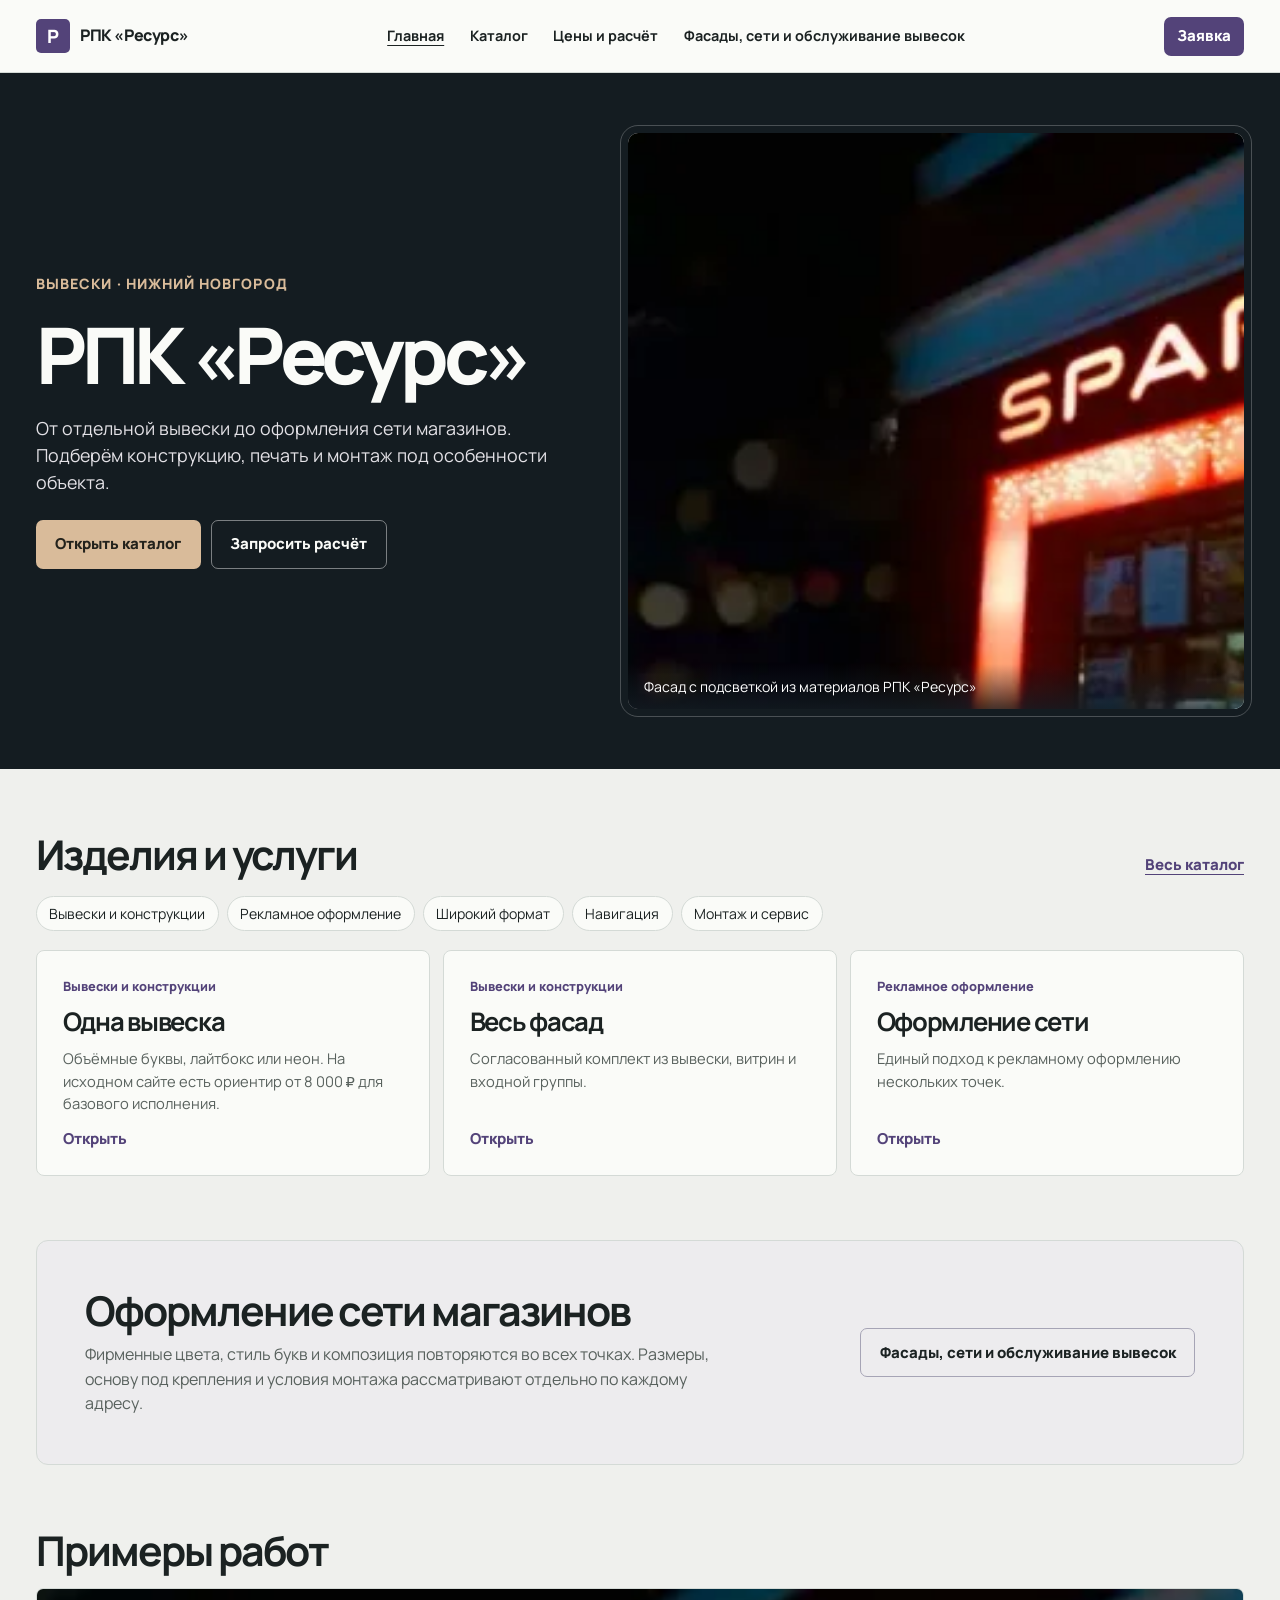
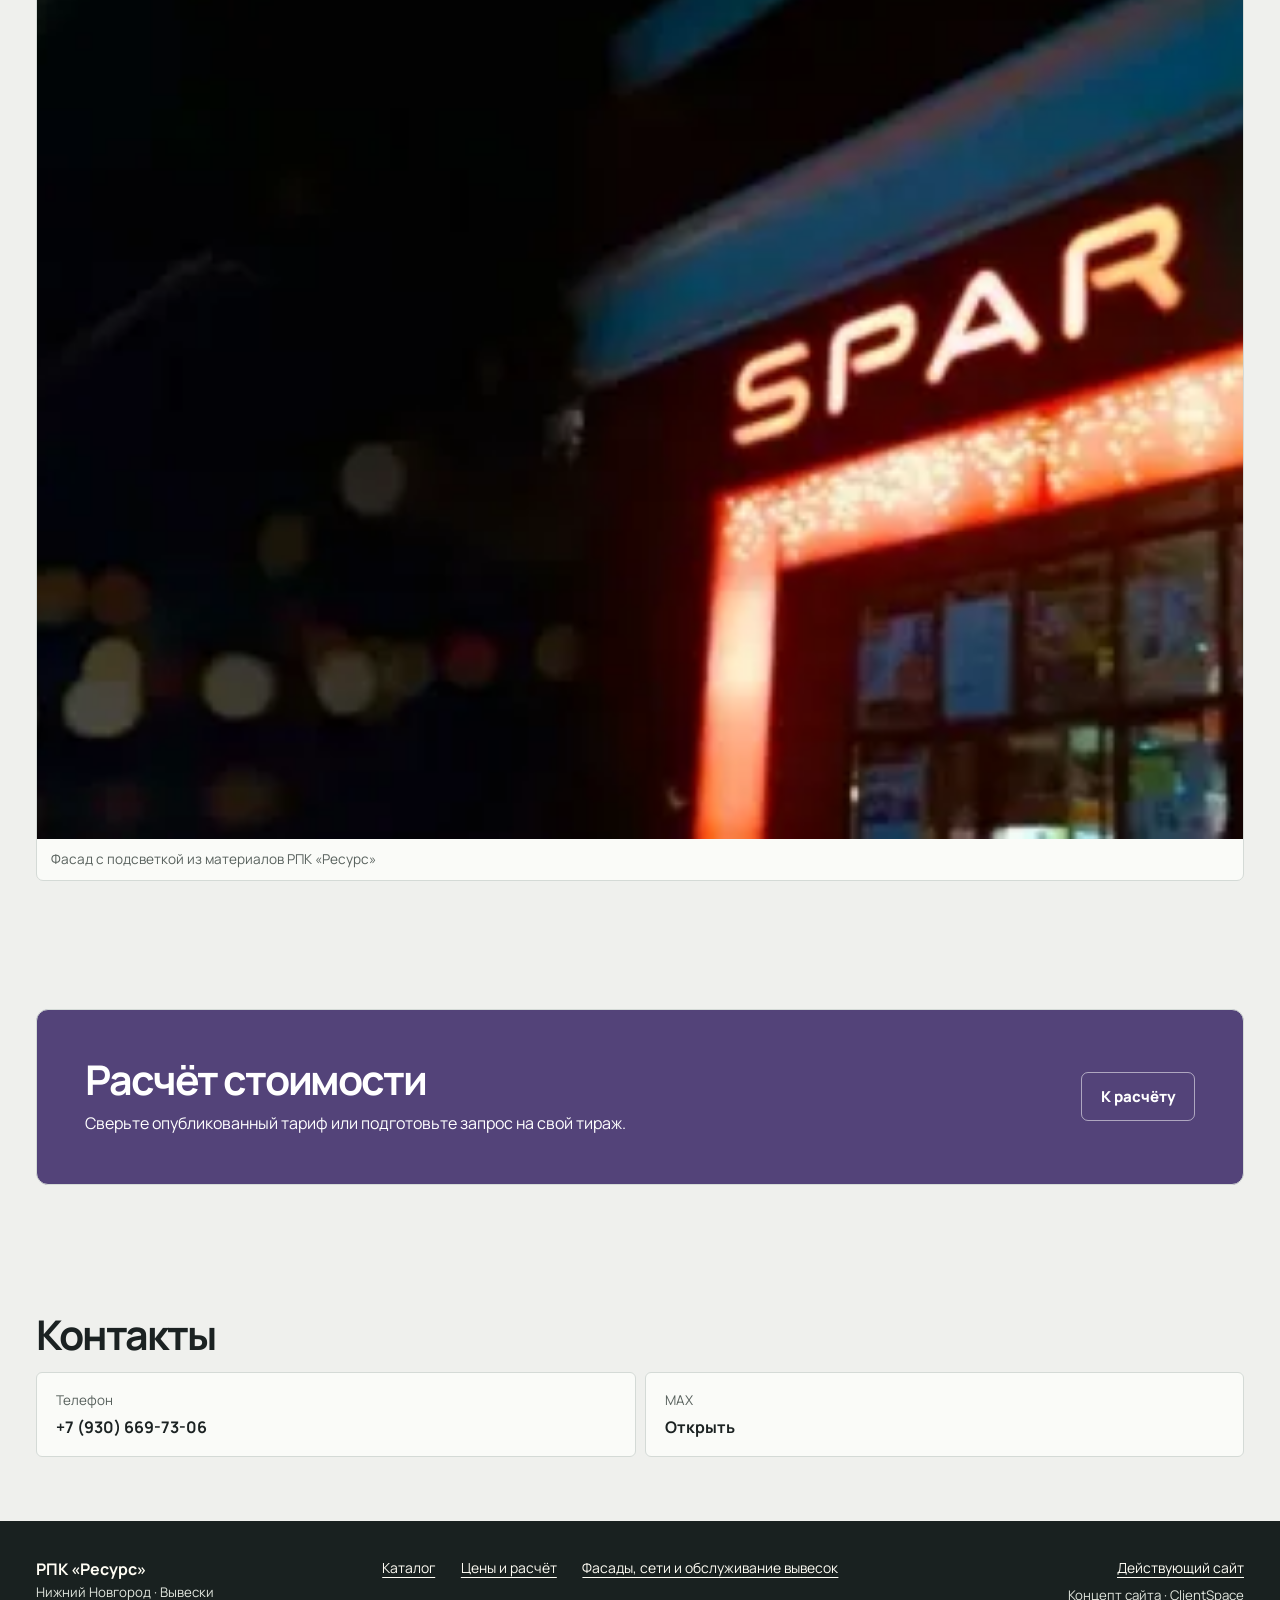
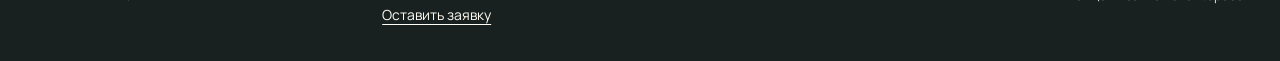
<file: index.html>
<!doctype html>
<html lang="ru" data-layout="sign">
<head>
<meta charset="utf-8">
<meta name="viewport" content="width=device-width, initial-scale=1">
<meta name="robots" content="noindex, nofollow">
<meta name="theme-color" content="#534379">
<meta name="print-demo-id" content="rpk-resurs">
<title>РПК «Ресурс» — Вывески</title>
<link rel="stylesheet" href="site.css">
<style>:root{--brand:#534379}</style>
<script src="site.js" type="module"></script>
</head>
<body>
<a class="skip" href="#main">К содержанию</a>
<header class="masthead"><div class="shell mast-inner">
<a class="brand" href="index.html"><span aria-hidden="true">Р</span>РПК «Ресурс»</a>
<nav class="main-nav" aria-label="Разделы сайта"><a href="index.html" aria-current="page">Главная</a><a href="catalog.html">Каталог</a><a href="pricing.html">Цены и расчёт</a><a href="guide.html">Фасады, сети и обслуживание вывесок</a></nav>
<a class="button compact nav-cta" href="order.html">Заявка</a>
<details class="mobile-nav"><summary aria-label="Открыть меню"><i></i><i></i></summary><nav aria-label="Разделы сайта"><a href="index.html" aria-current="page">Главная</a><a href="catalog.html">Каталог</a><a href="pricing.html">Цены и расчёт</a><a href="guide.html">Фасады, сети и обслуживание вывесок</a><a href="order.html">Оставить заявку</a></nav></details>
</div></header>
<main id="main"><section class="hero"><div class="shell hero-inner">
<div class="hero-copy"><p class="eyebrow">Вывески · Нижний Новгород</p><h1>РПК «Ресурс»</h1>
<p class="hero-lead">От отдельной вывески до оформления сети магазинов. Подберём конструкцию, печать и монтаж под особенности объекта.</p><div class="actions"><a href="catalog.html" class="button">Открыть каталог</a><a href="order.html" class="button secondary">Запросить расчёт</a></div>
</div><figure class="hero-media"><img src="assets/cc40ee3f6d9748bdbcd478ff.webp" alt="Фасад с подсветкой из материалов РПК «Ресурс»" fetchpriority="high"><figcaption>Фасад с подсветкой из материалов РПК «Ресурс»</figcaption></figure></div></section>
<section class="shell section"><div class="heading-row"><div class="section-title"><h2>Изделия и услуги</h2></div><a href="catalog.html" class="text-action">Весь каталог</a></div>
<div class="scroll-chips"><a href="catalog.html?group=%D0%92%D1%8B%D0%B2%D0%B5%D1%81%D0%BA%D0%B8%20%D0%B8%20%D0%BA%D0%BE%D0%BD%D1%81%D1%82%D1%80%D1%83%D0%BA%D1%86%D0%B8%D0%B8" class="">Вывески и конструкции</a><a href="catalog.html?group=%D0%A0%D0%B5%D0%BA%D0%BB%D0%B0%D0%BC%D0%BD%D0%BE%D0%B5%20%D0%BE%D1%84%D0%BE%D1%80%D0%BC%D0%BB%D0%B5%D0%BD%D0%B8%D0%B5" class="">Рекламное оформление</a><a href="catalog.html?group=%D0%A8%D0%B8%D1%80%D0%BE%D0%BA%D0%B8%D0%B9%20%D1%84%D0%BE%D1%80%D0%BC%D0%B0%D1%82" class="">Широкий формат</a><a href="catalog.html?group=%D0%9D%D0%B0%D0%B2%D0%B8%D0%B3%D0%B0%D1%86%D0%B8%D1%8F" class="">Навигация</a><a href="catalog.html?group=%D0%9C%D0%BE%D0%BD%D1%82%D0%B0%D0%B6%20%D0%B8%20%D1%81%D0%B5%D1%80%D0%B2%D0%B8%D1%81" class="">Монтаж и сервис</a></div><div class="product-grid"><a class="product-card " href="product-p1.html"><span class="product-category">Вывески и конструкции</span><h3>Одна вывеска</h3><p>Объёмные буквы, лайтбокс или неон. На исходном сайте есть ориентир от 8 000 ₽ для базового исполнения.</p><span class="text-action">Открыть</span></a><a class="product-card " href="product-p2.html"><span class="product-category">Вывески и конструкции</span><h3>Весь фасад</h3><p>Согласованный комплект из вывески, витрин и входной группы.</p><span class="text-action">Открыть</span></a><a class="product-card " href="product-p3.html"><span class="product-category">Рекламное оформление</span><h3>Оформление сети</h3><p>Единый подход к рекламному оформлению нескольких точек.</p><span class="text-action">Открыть</span></a></div></section>
<div class="shell"><aside class="lead-note"><div><h2>Оформление сети магазинов</h2><p>Фирменные цвета, стиль букв и композиция повторяются во всех точках. Размеры, основу под крепления и условия монтажа рассматривают отдельно по каждому адресу.</p></div><a href="guide.html" class="button secondary">Фасады, сети и обслуживание вывесок</a></aside></div>
<section class="shell section work"><div class="section-title"><h2>Примеры работ</h2></div><div class="gallery"><figure><img src="assets/cc40ee3f6d9748bdbcd478ff.webp" alt="Фасад с подсветкой из материалов РПК «Ресурс»" loading="lazy"><figcaption>Фасад с подсветкой из материалов РПК «Ресурс»</figcaption></figure></div></section>
<section class="shell section"><div class="price-banner"><div><h2>Расчёт стоимости</h2><p>Сверьте опубликованный тариф или подготовьте запрос на свой тираж.</p></div>
<a href="pricing.html" class="button secondary">К расчёту</a></div></section>
<section id="contacts" class="shell section"><div class="section-title"><h2>Контакты</h2></div><div class="contact-grid"><a class="contact" href="tel:+79306697306"><span>Телефон</span><strong>+7 (930) 669-73-06</strong></a><a class="contact" href="https://max.ru/u/f9LHodD0cOIXX09ZlHb5zbseHpSsLHltkaZJEThVOexO08wnmNgPpFBEkpc"><span>MAX</span><strong>Открыть</strong></a></div></section></main>
<footer class="footer"><div class="shell footer-inner"><div><strong>РПК «Ресурс»</strong><p>Нижний Новгород · Вывески</p></div><nav aria-label="Полезные ссылки"><a href="catalog.html" class="">Каталог</a><a href="pricing.html" class="">Цены и расчёт</a><a href="guide.html" class="">Фасады, сети и обслуживание вывесок</a><a href="order.html" class="">Оставить заявку</a></nav>
<div class="footer-source"><a href="https://xn----7sbbagavscye2ftg.xn--p1ai/" class="" target="_blank" rel="noopener noreferrer">Действующий сайт</a><small>Концепт сайта · ClientSpace</small></div></div></footer>
</body></html>
</file>
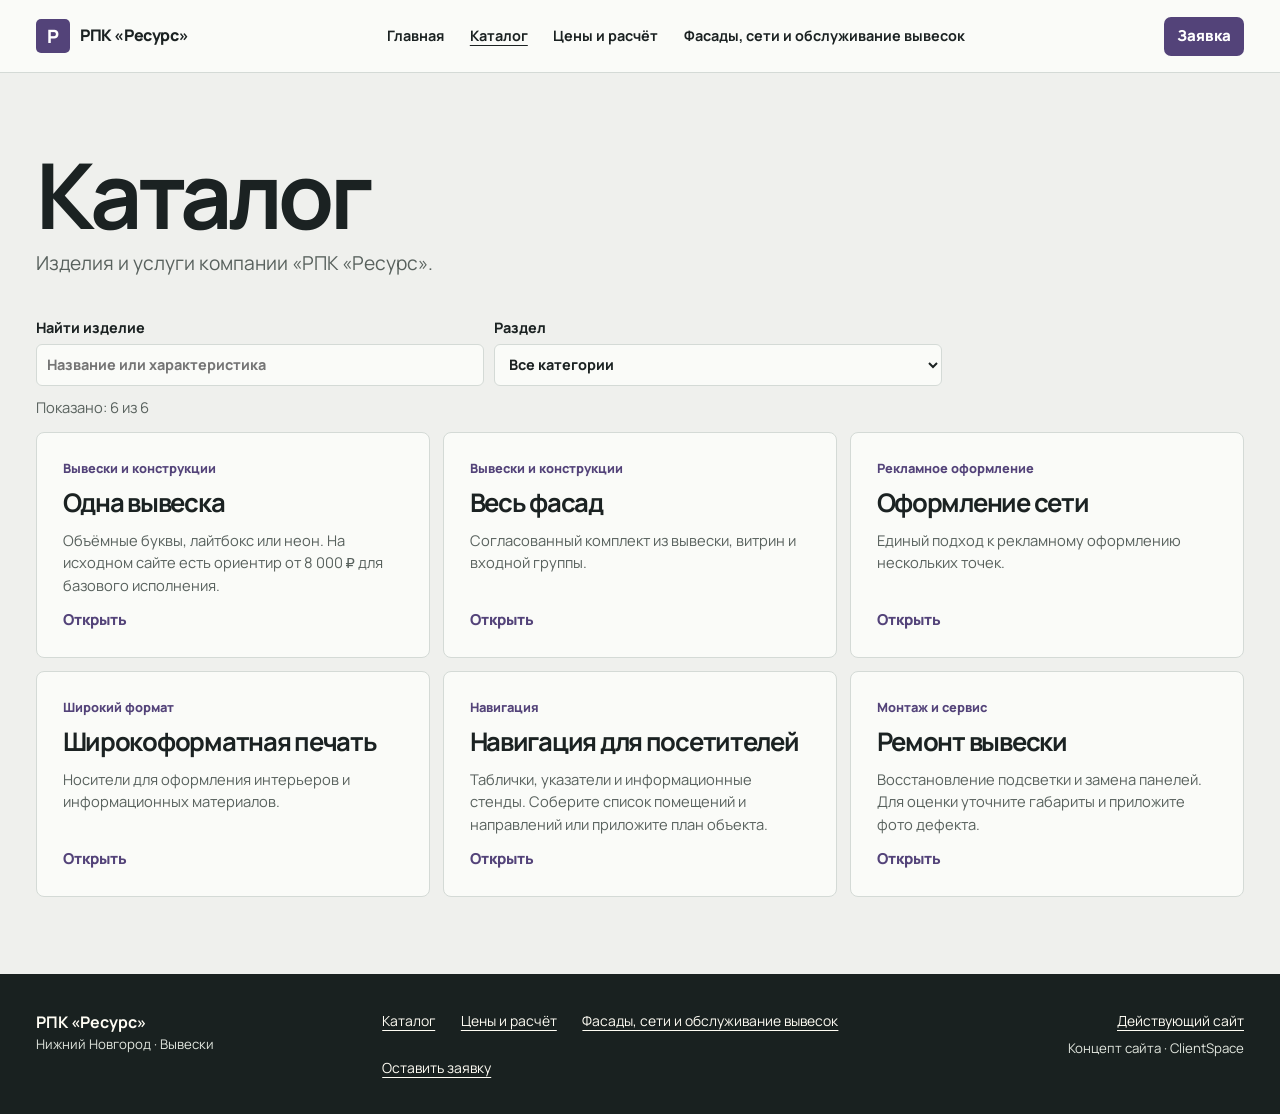
<file: catalog.html>
<!doctype html>
<html lang="ru" data-layout="sign">
<head>
<meta charset="utf-8">
<meta name="viewport" content="width=device-width, initial-scale=1">
<meta name="robots" content="noindex, nofollow">
<meta name="theme-color" content="#534379">
<meta name="print-demo-id" content="rpk-resurs">
<title>Каталог — РПК «Ресурс»</title>
<link rel="stylesheet" href="site.css">
<style>:root{--brand:#534379}</style>
<script src="site.js" type="module"></script>
</head>
<body>
<a class="skip" href="#main">К содержанию</a>
<header class="masthead"><div class="shell mast-inner">
<a class="brand" href="index.html"><span aria-hidden="true">Р</span>РПК «Ресурс»</a>
<nav class="main-nav" aria-label="Разделы сайта"><a href="index.html">Главная</a><a href="catalog.html" aria-current="page">Каталог</a><a href="pricing.html">Цены и расчёт</a><a href="guide.html">Фасады, сети и обслуживание вывесок</a></nav>
<a class="button compact nav-cta" href="order.html">Заявка</a>
<details class="mobile-nav"><summary aria-label="Открыть меню"><i></i><i></i></summary><nav aria-label="Разделы сайта"><a href="index.html">Главная</a><a href="catalog.html" aria-current="page">Каталог</a><a href="pricing.html">Цены и расчёт</a><a href="guide.html">Фасады, сети и обслуживание вывесок</a><a href="order.html">Оставить заявку</a></nav></details>
</div></header>
<main id="main"><div class="shell page"><header class="page-title"><h1>Каталог</h1><p>Изделия и услуги компании «РПК «Ресурс».</p></header>
<div class="tools"><label>Найти изделие<input id="catalog-search" type="search" placeholder="Название или характеристика"></label>
<label>Раздел<select id="catalog-group"><option value="">Все категории</option><option>Вывески и конструкции</option><option>Рекламное оформление</option><option>Широкий формат</option><option>Навигация</option><option>Монтаж и сервис</option></select></label></div>
<p id="catalog-results" class="muted" role="status"></p><div class="product-grid catalog-grid"><div data-catalog="p1"><a class="product-card " href="product-p1.html"><span class="product-category">Вывески и конструкции</span><h3>Одна вывеска</h3><p>Объёмные буквы, лайтбокс или неон. На исходном сайте есть ориентир от 8 000 ₽ для базового исполнения.</p><span class="text-action">Открыть</span></a></div><div data-catalog="p2"><a class="product-card " href="product-p2.html"><span class="product-category">Вывески и конструкции</span><h3>Весь фасад</h3><p>Согласованный комплект из вывески, витрин и входной группы.</p><span class="text-action">Открыть</span></a></div><div data-catalog="p3"><a class="product-card " href="product-p3.html"><span class="product-category">Рекламное оформление</span><h3>Оформление сети</h3><p>Единый подход к рекламному оформлению нескольких точек.</p><span class="text-action">Открыть</span></a></div><div data-catalog="p4"><a class="product-card " href="product-p4.html"><span class="product-category">Широкий формат</span><h3>Широкоформатная печать</h3><p>Носители для оформления интерьеров и информационных материалов.</p><span class="text-action">Открыть</span></a></div><div data-catalog="p5"><a class="product-card " href="product-p5.html"><span class="product-category">Навигация</span><h3>Навигация для посетителей</h3><p>Таблички, указатели и информационные стенды. Соберите список помещений и направлений или приложите план объекта.</p><span class="text-action">Открыть</span></a></div><div data-catalog="p6"><a class="product-card " href="product-p6.html"><span class="product-category">Монтаж и сервис</span><h3>Ремонт вывески</h3><p>Восстановление подсветки и замена панелей. Для оценки уточните габариты и приложите фото дефекта.</p><span class="text-action">Открыть</span></a></div></div></div></main>
<footer class="footer"><div class="shell footer-inner"><div><strong>РПК «Ресурс»</strong><p>Нижний Новгород · Вывески</p></div><nav aria-label="Полезные ссылки"><a href="catalog.html" class="">Каталог</a><a href="pricing.html" class="">Цены и расчёт</a><a href="guide.html" class="">Фасады, сети и обслуживание вывесок</a><a href="order.html" class="">Оставить заявку</a></nav>
<div class="footer-source"><a href="https://xn----7sbbagavscye2ftg.xn--p1ai/" class="" target="_blank" rel="noopener noreferrer">Действующий сайт</a><small>Концепт сайта · ClientSpace</small></div></div></footer>
</body></html>
</file>
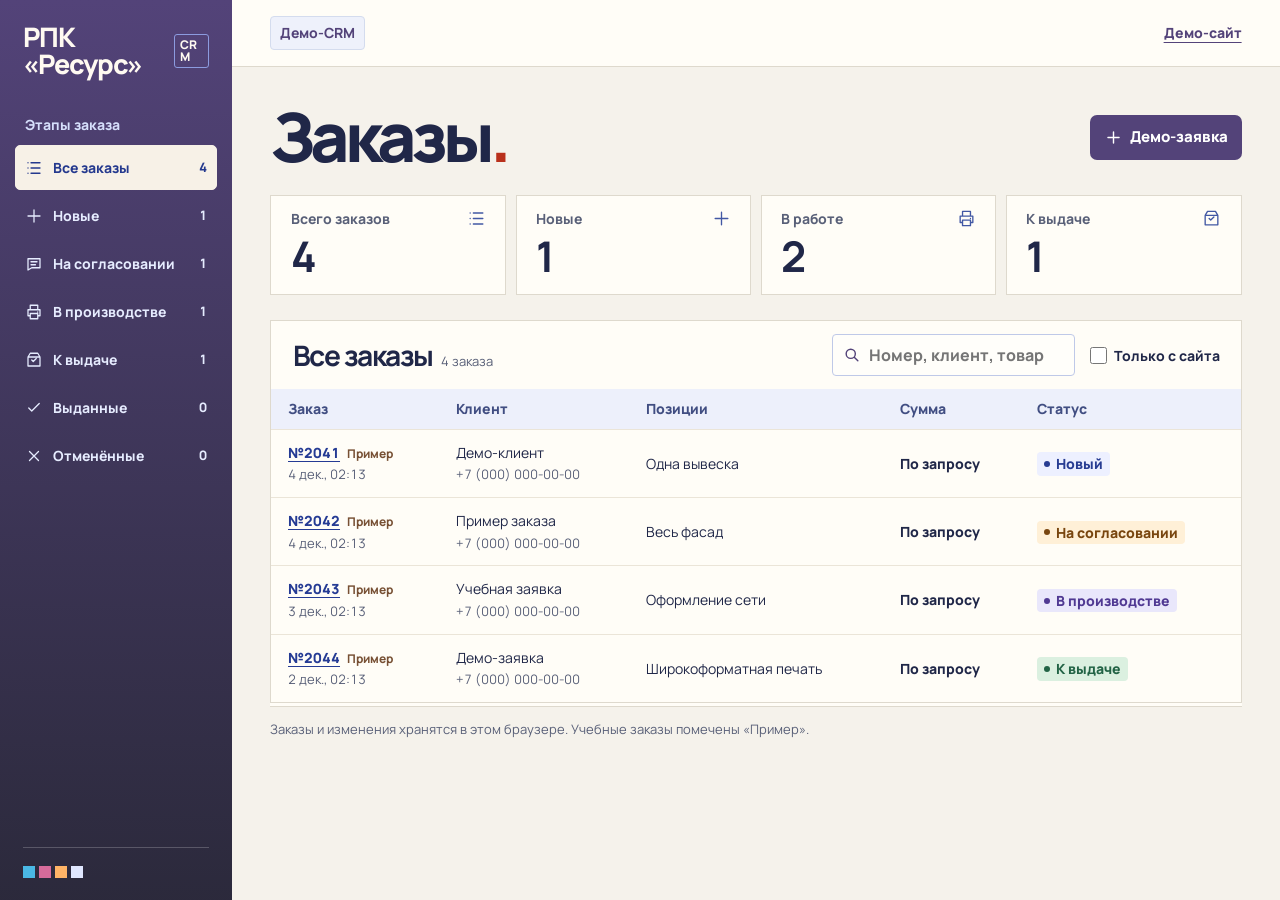
<file: crm.html>
<!doctype html>
<html lang="ru">
<head>
  <meta charset="utf-8">
  <meta name="viewport" content="width=device-width, initial-scale=1">
  <meta name="robots" content="noindex, nofollow">
  <meta name="theme-color" content="#243890">
  <title>CRM — РПК «Ресурс»</title>
  <link rel="preload" href="assets/manrope-cyrillic.woff2" as="font" type="font/woff2" crossorigin>
  <link rel="stylesheet" href="site.css">
  <link rel="stylesheet" href="crm.css">
  <script type="module" src="crm.js"></script>
<style>:root{--brand:#534379}</style></head>
<body class="crm-page">
  <a class="skip" href="#crm-main">Перейти к заявкам</a>
  <div class="crm-shell">
    <aside class="crm-sidebar">
      <a class="crm-brand" href="index.html" aria-label="Сайт компании РПК «Ресурс»">
        <span class="crm-brand-name">РПК «Ресурс»</span><span class="crm-brand-caption">CRM</span>
      </a>
      <div class="crm-stage-heading">Этапы заказа</div>
      <nav class="crm-stages" id="crm-stages" aria-label="Фильтр по этапу"></nav>
      <div class="crm-sidebar-bottom">
        <div class="crm-ink" aria-hidden="true"><i></i><i></i><i></i><i></i></div>
      </div>
    </aside>
    <div class="crm-body">
      <header class="crm-topbar">
        <span class="crm-demo-label">Демо-CRM</span>
        <a class="crm-site-link" href="index.html">Демо-сайт</a>
      </header>
      <main id="crm-main" class="crm-main">
        <div class="crm-heading">
          <h1>Заказы<span>.</span></h1>
          <a class="crm-new-order button button-bright" href="order.html" target="_blank" rel="noopener">
            <svg viewBox="0 0 24 24" width="19" height="19" fill="none" stroke="currentColor" stroke-width="1.8" stroke-linecap="round" aria-hidden="true"><path d="M12 5v14M5 12h14"/></svg>
            Демо-заявка
          </a>
        </div>
        <section class="crm-metrics" aria-label="Сводка по заказам" id="crm-metrics"></section>
        <section class="crm-queue" aria-labelledby="crm-queue-title">
          <div class="crm-queue-header">
            <div class="crm-queue-title">
              <h2 id="crm-queue-title">Все заказы</h2>
              <span id="crm-result" aria-live="polite"></span>
            </div>
            <div class="crm-tools">
              <label class="crm-search">
                <span class="visually-hidden">Поиск заказов</span>
                <svg viewBox="0 0 24 24" width="20" height="20" fill="none" stroke="currentColor" stroke-width="1.7" stroke-linecap="round" aria-hidden="true"><circle cx="10.5" cy="10.5" r="5.5"/><path d="m15 15 4 4"/></svg>
                <input type="search" id="crm-search" placeholder="Номер, клиент, товар" autocomplete="off">
              </label>
              <label class="crm-source-filter"><input type="checkbox" id="crm-website-only"> Только с сайта</label>
            </div>
          </div>
          <table class="crm-table" id="crm-table" hidden>
            <thead>
              <tr><th scope="col">Заказ</th><th scope="col">Клиент</th><th scope="col">Позиции</th><th scope="col">Сумма</th><th scope="col">Статус</th></tr>
            </thead>
            <tbody id="crm-rows"></tbody>
          </table>
          <p class="crm-empty" id="crm-empty" role="status">Загружаем заказы…</p>
          <noscript><p class="crm-empty">Для локального кабинета нужен JavaScript.</p></noscript>
        </section>
        <p class="crm-local-note">Заказы и изменения хранятся в этом браузере. Учебные заказы помечены «Пример».</p>
      </main>
    </div>
  </div>

  <dialog class="crm-drawer" id="crm-drawer" aria-labelledby="crm-order-title">
    <div class="crm-drawer-header">
      <div>
        <div class="crm-drawer-meta" id="crm-order-meta"></div>
        <h2 id="crm-order-title">Заказ</h2>
      </div>
      <button class="crm-close" type="button" aria-label="Закрыть карточку">
        <svg viewBox="0 0 24 24" width="24" height="24" fill="none" stroke="currentColor" stroke-width="1.7" stroke-linecap="round" aria-hidden="true"><path d="m6 6 12 12M18 6 6 18"/></svg>
      </button>
    </div>
    <div class="crm-drawer-body">
      <section class="crm-detail-section" aria-labelledby="crm-contact-title">
        <h3 id="crm-contact-title">Клиент</h3>
        <div class="crm-detail-contact" id="crm-order-contact"></div>
        <p id="crm-client-notes" class="crm-client-notes" hidden></p>
      </section>
      <section class="crm-detail-section" aria-labelledby="crm-items-title">
        <h3 id="crm-items-title">Позиции заказа</h3>
        <div class="crm-detail-items" id="crm-order-items"></div>
        <div class="crm-estimate" id="crm-order-estimate"></div>
      </section>
      <form class="crm-detail-section crm-edit" id="crm-edit">
        <h3>Работа с заказом</h3>
        <div class="crm-edit-fields">
          <div class="crm-field">
            <label for="crm-order-status">Статус</label>
            <select name="status" id="crm-order-status"></select>
          </div>
          <label>Согласованная сумма, ₽
            <input name="finalAmount" id="crm-final-amount" type="number" min="0" max="1000000000" step="0.01" inputmode="decimal" placeholder="Пока без суммы">
          </label>
        </div>
        <label>Заметка менеджера
          <textarea name="note" rows="3" maxlength="1200" placeholder="Например, согласовали материал и срок"></textarea>
        </label>
        <div class="crm-edit-actions">
          <button type="submit" class="button button-bright">Сохранить</button>
          <p role="status" id="crm-save-status"></p>
        </div>
      </form>
      <section class="crm-detail-section" aria-labelledby="crm-history-title">
        <h3 id="crm-history-title">История</h3>
        <ol class="crm-history" id="crm-history"></ol>
      </section>
    </div>
  </dialog>
</body>
</html>
</file>
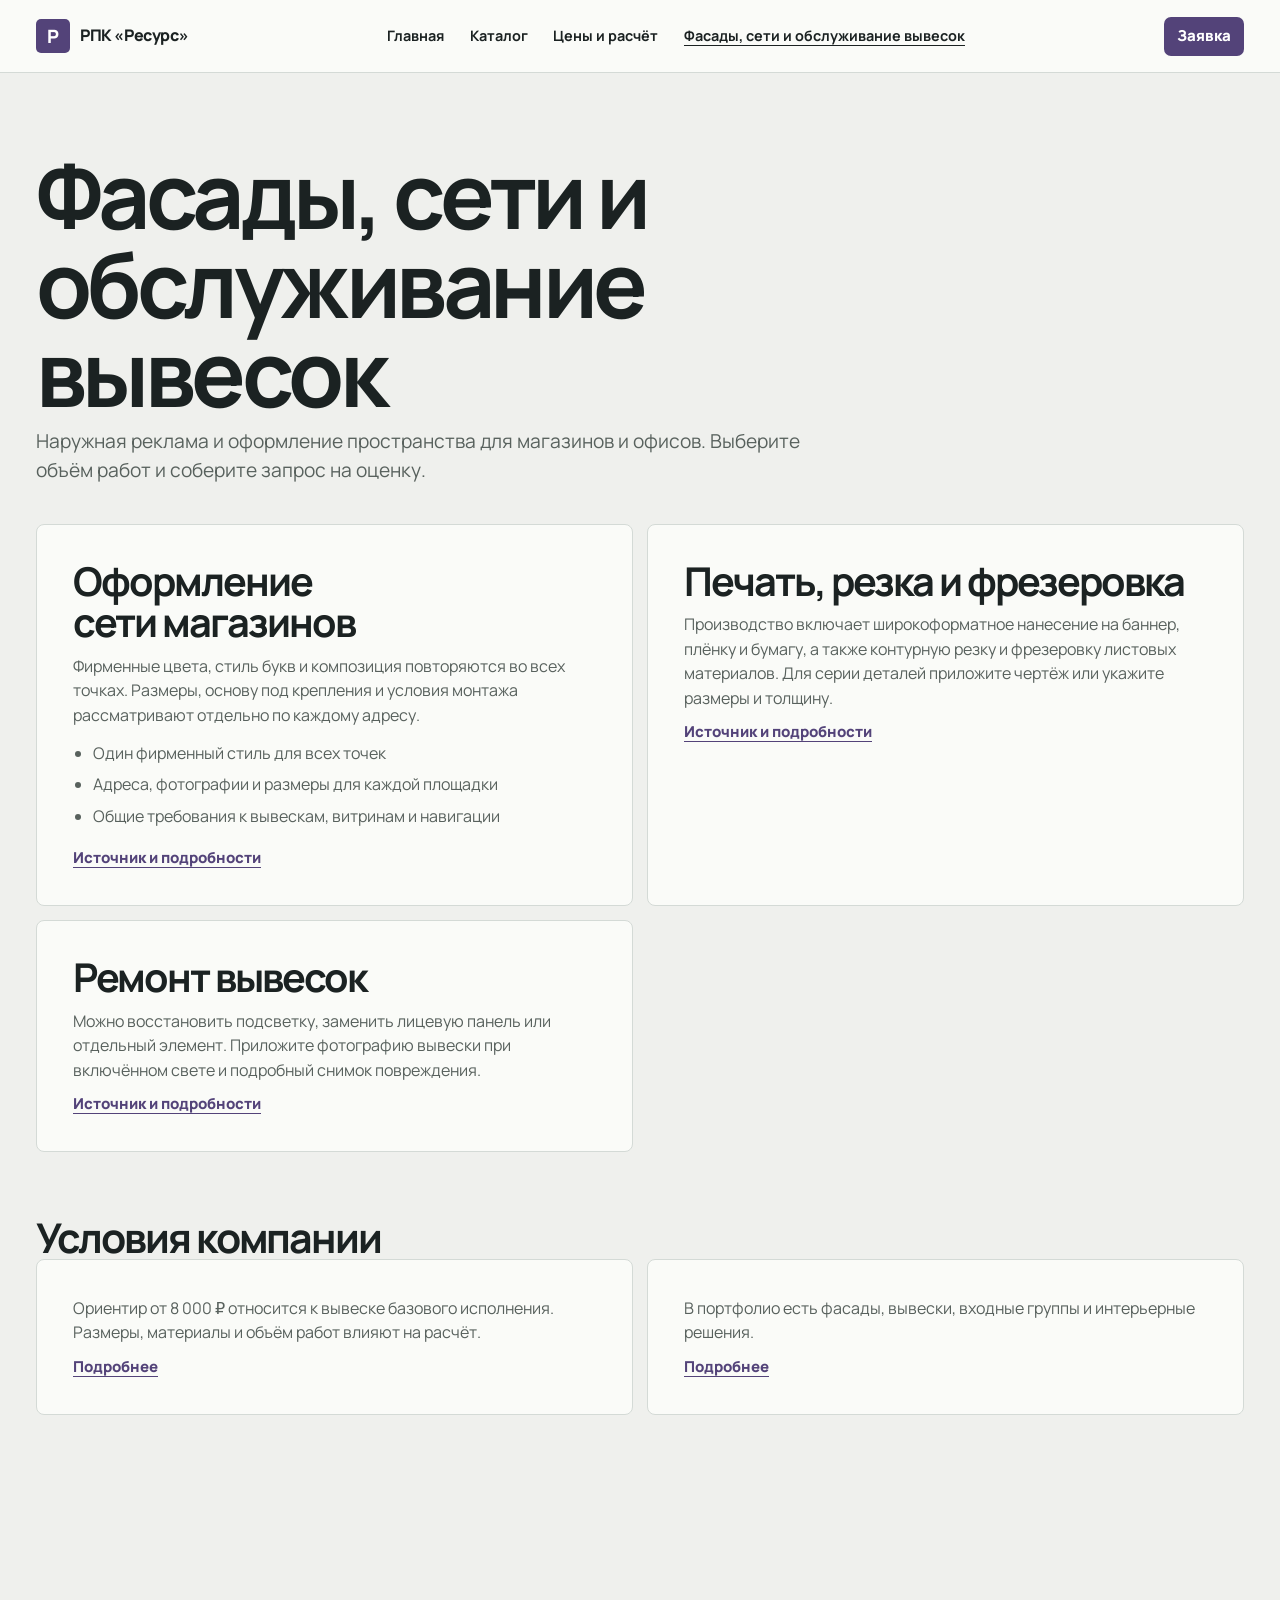
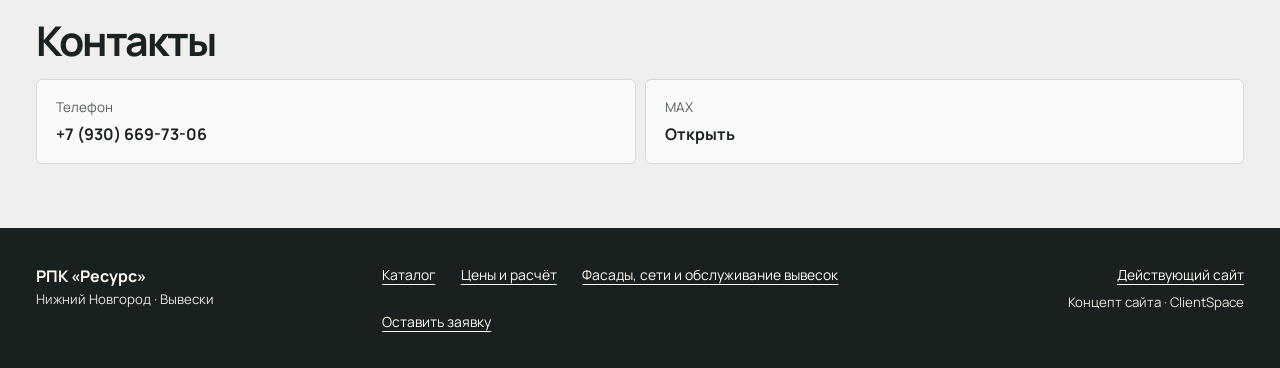
<file: guide.html>
<!doctype html>
<html lang="ru" data-layout="sign">
<head>
<meta charset="utf-8">
<meta name="viewport" content="width=device-width, initial-scale=1">
<meta name="robots" content="noindex, nofollow">
<meta name="theme-color" content="#534379">
<meta name="print-demo-id" content="rpk-resurs">
<title>Фасады, сети и обслуживание вывесок — РПК «Ресурс»</title>
<link rel="stylesheet" href="site.css">
<style>:root{--brand:#534379}</style>
<script src="site.js" type="module"></script>
</head>
<body>
<a class="skip" href="#main">К содержанию</a>
<header class="masthead"><div class="shell mast-inner">
<a class="brand" href="index.html"><span aria-hidden="true">Р</span>РПК «Ресурс»</a>
<nav class="main-nav" aria-label="Разделы сайта"><a href="index.html">Главная</a><a href="catalog.html">Каталог</a><a href="pricing.html">Цены и расчёт</a><a href="guide.html" aria-current="page">Фасады, сети и обслуживание вывесок</a></nav>
<a class="button compact nav-cta" href="order.html">Заявка</a>
<details class="mobile-nav"><summary aria-label="Открыть меню"><i></i><i></i></summary><nav aria-label="Разделы сайта"><a href="index.html">Главная</a><a href="catalog.html">Каталог</a><a href="pricing.html">Цены и расчёт</a><a href="guide.html" aria-current="page">Фасады, сети и обслуживание вывесок</a><a href="order.html">Оставить заявку</a></nav></details>
</div></header>
<main id="main"><div class="shell page"><header class="page-title"><h1>Фасады, сети и обслуживание вывесок</h1><p>Наружная реклама и оформление пространства для магазинов и офисов. Выберите объём работ и соберите запрос на оценку.</p></header>
<div class="guide-grid"><article class="guide-card"><h2>Оформление сети магазинов</h2><p>Фирменные цвета, стиль букв и композиция повторяются во всех точках. Размеры, основу под крепления и условия монтажа рассматривают отдельно по каждому адресу.</p><ul><li>Один фирменный стиль для всех точек</li><li>Адреса, фотографии и размеры для каждой площадки</li><li>Общие требования к вывескам, витринам и навигации</li></ul><a href="https://xn----7sbbagavscye2ftg.xn--p1ai/oformlenie-seti-magazinov/" class="text-action" target="_blank" rel="noopener noreferrer">Источник и подробности</a></article><article class="guide-card"><h2>Печать, резка и фрезеровка</h2><p>Производство включает широкоформатное нанесение на баннер, плёнку и бумагу, а также контурную резку и фрезеровку листовых материалов. Для серии деталей приложите чертёж или укажите размеры и толщину.</p><a href="https://xn----7sbbagavscye2ftg.xn--p1ai/pechat/" class="text-action" target="_blank" rel="noopener noreferrer">Источник и подробности</a></article><article class="guide-card"><h2>Ремонт вывесок</h2><p>Можно восстановить подсветку, заменить лицевую панель или отдельный элемент. Приложите фотографию вывески при включённом свете и подробный снимок повреждения.</p><a href="https://xn----7sbbagavscye2ftg.xn--p1ai/remont-vyvesok/" class="text-action" target="_blank" rel="noopener noreferrer">Источник и подробности</a></article></div>
<section class="section"><div class="section-title"><h2>Условия компании</h2></div><div class="fact-grid"><div><p>Ориентир от 8 000 ₽ относится к вывеске базового исполнения. Размеры, материалы и объём работ влияют на расчёт.</p><a href="https://xn----7sbbagavscye2ftg.xn--p1ai/" class="text-action" target="_blank" rel="noopener noreferrer">Подробнее</a></div><div><p>В портфолио есть фасады, вывески, входные группы и интерьерные решения.</p><a href="https://xn----7sbbagavscye2ftg.xn--p1ai/" class="text-action" target="_blank" rel="noopener noreferrer">Подробнее</a></div></div></section>
</div><section id="contacts" class="shell section"><div class="section-title"><h2>Контакты</h2></div><div class="contact-grid"><a class="contact" href="tel:+79306697306"><span>Телефон</span><strong>+7 (930) 669-73-06</strong></a><a class="contact" href="https://max.ru/u/f9LHodD0cOIXX09ZlHb5zbseHpSsLHltkaZJEThVOexO08wnmNgPpFBEkpc"><span>MAX</span><strong>Открыть</strong></a></div></section></main>
<footer class="footer"><div class="shell footer-inner"><div><strong>РПК «Ресурс»</strong><p>Нижний Новгород · Вывески</p></div><nav aria-label="Полезные ссылки"><a href="catalog.html" class="">Каталог</a><a href="pricing.html" class="">Цены и расчёт</a><a href="guide.html" class="">Фасады, сети и обслуживание вывесок</a><a href="order.html" class="">Оставить заявку</a></nav>
<div class="footer-source"><a href="https://xn----7sbbagavscye2ftg.xn--p1ai/" class="" target="_blank" rel="noopener noreferrer">Действующий сайт</a><small>Концепт сайта · ClientSpace</small></div></div></footer>
</body></html>
</file>
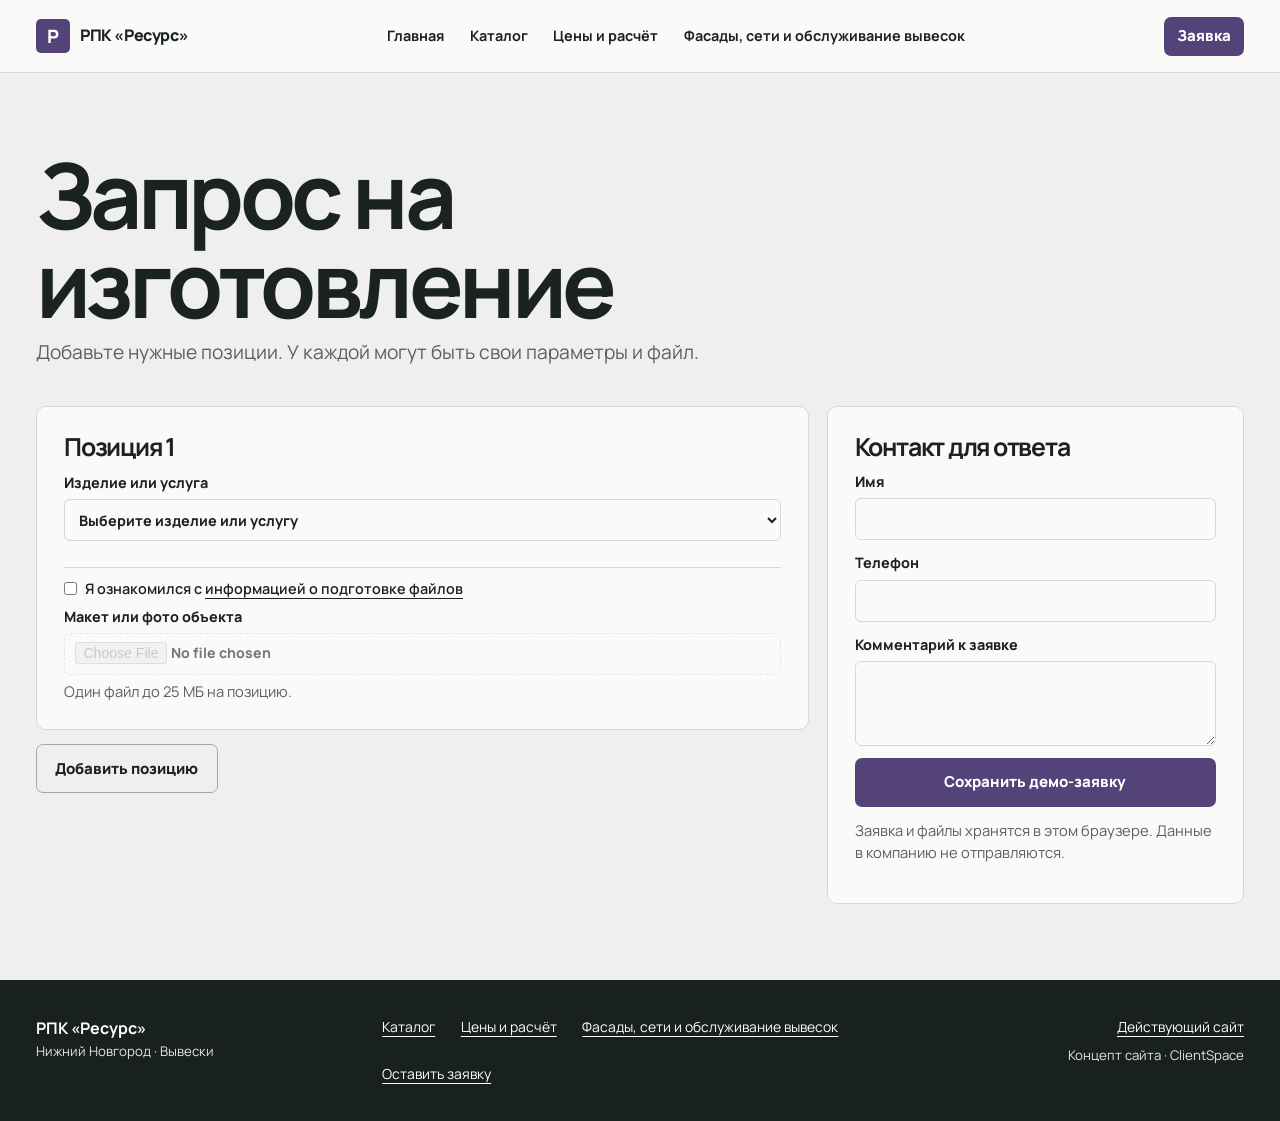
<file: order.html>
<!doctype html>
<html lang="ru" data-layout="sign">
<head>
<meta charset="utf-8">
<meta name="viewport" content="width=device-width, initial-scale=1">
<meta name="robots" content="noindex, nofollow">
<meta name="theme-color" content="#534379">
<meta name="print-demo-id" content="rpk-resurs">
<title>Запрос на изготовление — РПК «Ресурс»</title>
<link rel="stylesheet" href="site.css">
<style>:root{--brand:#534379}</style>
<script src="site.js" type="module"></script>
</head>
<body>
<a class="skip" href="#main">К содержанию</a>
<header class="masthead"><div class="shell mast-inner">
<a class="brand" href="index.html"><span aria-hidden="true">Р</span>РПК «Ресурс»</a>
<nav class="main-nav" aria-label="Разделы сайта"><a href="index.html">Главная</a><a href="catalog.html">Каталог</a><a href="pricing.html">Цены и расчёт</a><a href="guide.html">Фасады, сети и обслуживание вывесок</a></nav>
<a class="button compact nav-cta" href="order.html">Заявка</a>
<details class="mobile-nav"><summary aria-label="Открыть меню"><i></i><i></i></summary><nav aria-label="Разделы сайта"><a href="index.html">Главная</a><a href="catalog.html">Каталог</a><a href="pricing.html">Цены и расчёт</a><a href="guide.html">Фасады, сети и обслуживание вывесок</a><a href="order.html">Оставить заявку</a></nav></details>
</div></header>
<main id="main"><div class="shell page"><header class="page-title"><h1>Запрос на изготовление</h1><p>Добавьте нужные позиции. У каждой могут быть свои параметры и файл.</p></header>
<form id="order-form" class="order-layout">
<div class="order-lines"><div id="lines"></div><button class="button secondary" type="button" id="add-line">Добавить позицию</button></div>
<aside class="order-contact"><h2>Контакт для ответа</h2><label>Имя<input name="customer" autocomplete="name" maxlength="100" required></label>
<label>Телефон<input name="phone" type="tel" autocomplete="tel" maxlength="30" required></label>
<label>Комментарий к заявке<textarea name="comment" rows="3" maxlength="1500"></textarea></label>
<div id="order-total" class="total" aria-live="polite"></div>
<button class="button" type="submit">Сохранить демо-заявку</button><p class="muted">Заявка и файлы хранятся в этом браузере. Данные в компанию не отправляются.</p>
<p class="error" id="order-error" role="alert"></p></aside>
</form><section id="order-done" class="lead-note" hidden><div><h2 id="order-done-title" tabindex="-1"></h2><p>Данные и файлы доступны в демо-CRM в этом же браузере.</p></div>
<div class="actions"><a class="button" href="crm.html">Открыть демо-CRM</a><button class="button secondary" id="start-again" type="button">Новая заявка</button></div></section>
<noscript>Для подготовки заявки включите JavaScript.</noscript></div></main>
<footer class="footer"><div class="shell footer-inner"><div><strong>РПК «Ресурс»</strong><p>Нижний Новгород · Вывески</p></div><nav aria-label="Полезные ссылки"><a href="catalog.html" class="">Каталог</a><a href="pricing.html" class="">Цены и расчёт</a><a href="guide.html" class="">Фасады, сети и обслуживание вывесок</a><a href="order.html" class="">Оставить заявку</a></nav>
<div class="footer-source"><a href="https://xn----7sbbagavscye2ftg.xn--p1ai/" class="" target="_blank" rel="noopener noreferrer">Действующий сайт</a><small>Концепт сайта · ClientSpace</small></div></div></footer>
</body></html>
</file>
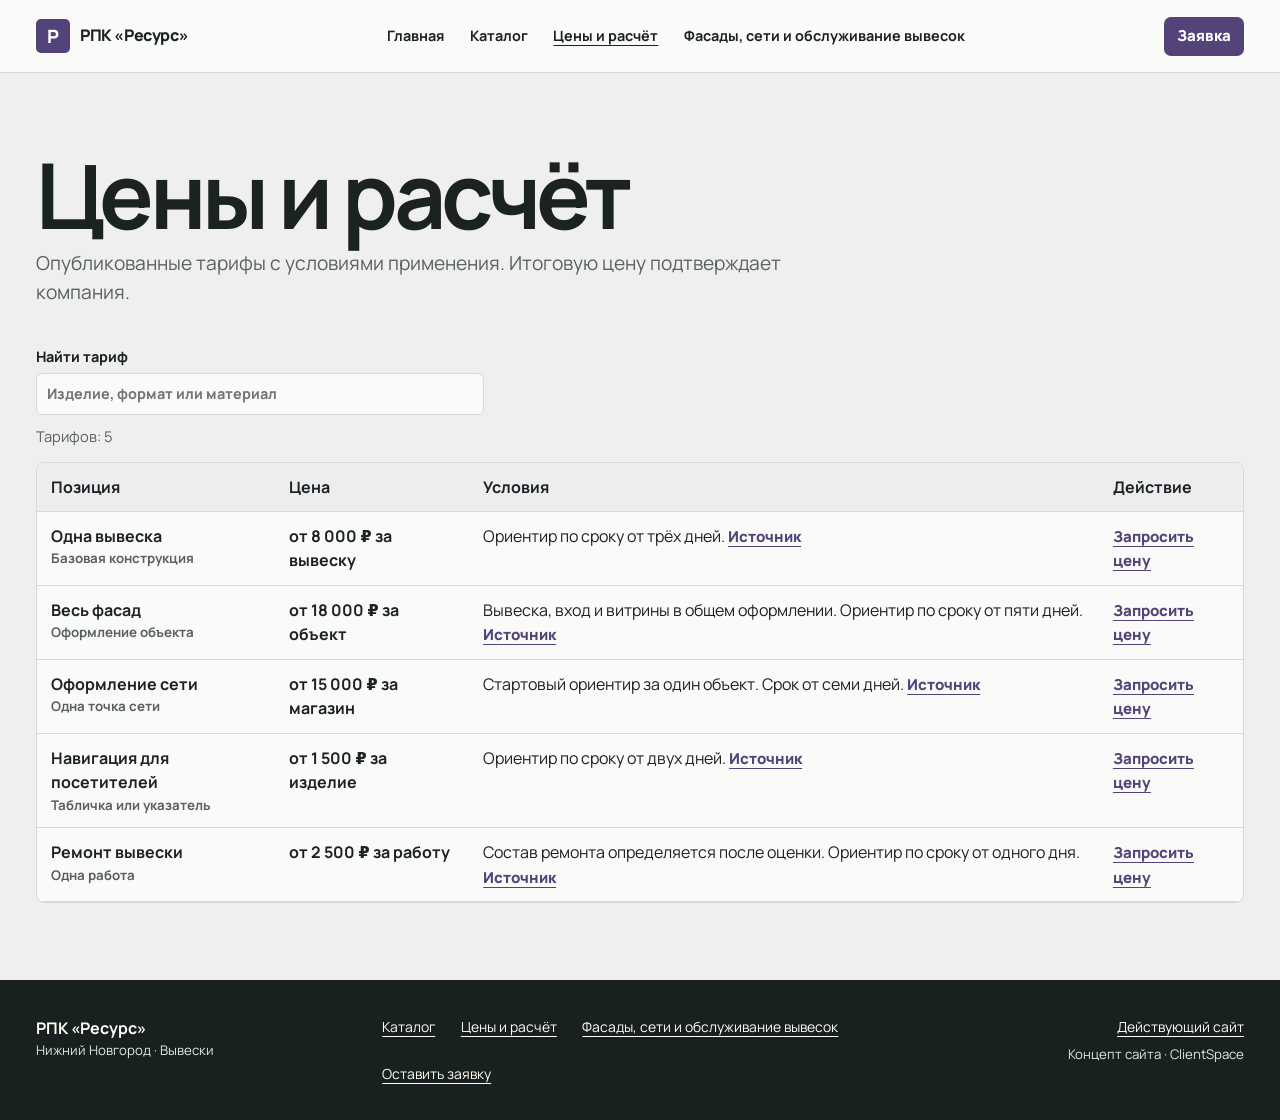
<file: pricing.html>
<!doctype html>
<html lang="ru" data-layout="sign">
<head>
<meta charset="utf-8">
<meta name="viewport" content="width=device-width, initial-scale=1">
<meta name="robots" content="noindex, nofollow">
<meta name="theme-color" content="#534379">
<meta name="print-demo-id" content="rpk-resurs">
<title>Цены и расчёт — РПК «Ресурс»</title>
<link rel="stylesheet" href="site.css">
<style>:root{--brand:#534379}</style>
<script src="site.js" type="module"></script>
</head>
<body>
<a class="skip" href="#main">К содержанию</a>
<header class="masthead"><div class="shell mast-inner">
<a class="brand" href="index.html"><span aria-hidden="true">Р</span>РПК «Ресурс»</a>
<nav class="main-nav" aria-label="Разделы сайта"><a href="index.html">Главная</a><a href="catalog.html">Каталог</a><a href="pricing.html" aria-current="page">Цены и расчёт</a><a href="guide.html">Фасады, сети и обслуживание вывесок</a></nav>
<a class="button compact nav-cta" href="order.html">Заявка</a>
<details class="mobile-nav"><summary aria-label="Открыть меню"><i></i><i></i></summary><nav aria-label="Разделы сайта"><a href="index.html">Главная</a><a href="catalog.html">Каталог</a><a href="pricing.html" aria-current="page">Цены и расчёт</a><a href="guide.html">Фасады, сети и обслуживание вывесок</a><a href="order.html">Оставить заявку</a></nav></details>
</div></header>
<main id="main"><div class="shell page"><header class="page-title"><h1>Цены и расчёт</h1><p>Опубликованные тарифы с условиями применения. Итоговую цену подтверждает компания.</p></header><div class="tools"><label>Найти тариф<input id="rate-search" type="search" placeholder="Изделие, формат или материал"></label></div>
<p id="rate-results" class="muted" role="status"></p>
<div class="table-wrap" role="region" aria-label="Тарифы" tabindex="0"><table><thead><tr><th>Позиция</th><th>Цена</th><th>Условия</th><th>Действие</th></tr></thead><tbody><tr data-rate="t1">
            <th scope="row">Одна вывеска<small>Базовая конструкция</small></th>
            <td><strong>от 8 000 ₽ за вывеску</strong><small></small></td>
            <td>Ориентир по сроку от трёх дней. <a href="https://xn----7sbbagavscye2ftg.xn--p1ai/" class="text-action" target="_blank" rel="noopener noreferrer">Источник</a></td><td><a href="order.html?product=p1" class="text-action">Запросить цену</a></td></tr><tr data-rate="t2">
            <th scope="row">Весь фасад<small>Оформление объекта</small></th>
            <td><strong>от 18 000 ₽ за объект</strong><small></small></td>
            <td>Вывеска, вход и витрины в общем оформлении. Ориентир по сроку от пяти дней. <a href="https://xn----7sbbagavscye2ftg.xn--p1ai/" class="text-action" target="_blank" rel="noopener noreferrer">Источник</a></td><td><a href="order.html?product=p2" class="text-action">Запросить цену</a></td></tr><tr data-rate="t3">
            <th scope="row">Оформление сети<small>Одна точка сети</small></th>
            <td><strong>от 15 000 ₽ за магазин</strong><small></small></td>
            <td>Стартовый ориентир за один объект. Срок от семи дней. <a href="https://xn----7sbbagavscye2ftg.xn--p1ai/" class="text-action" target="_blank" rel="noopener noreferrer">Источник</a></td><td><a href="order.html?product=p3" class="text-action">Запросить цену</a></td></tr><tr data-rate="t4">
            <th scope="row">Навигация для посетителей<small>Табличка или указатель</small></th>
            <td><strong>от 1 500 ₽ за изделие</strong><small></small></td>
            <td>Ориентир по сроку от двух дней. <a href="https://xn----7sbbagavscye2ftg.xn--p1ai/" class="text-action" target="_blank" rel="noopener noreferrer">Источник</a></td><td><a href="order.html?product=p5" class="text-action">Запросить цену</a></td></tr><tr data-rate="t5">
            <th scope="row">Ремонт вывески<small>Одна работа</small></th>
            <td><strong>от 2 500 ₽ за работу</strong><small></small></td>
            <td>Состав ремонта определяется после оценки. Ориентир по сроку от одного дня. <a href="https://xn----7sbbagavscye2ftg.xn--p1ai/" class="text-action" target="_blank" rel="noopener noreferrer">Источник</a></td><td><a href="order.html?product=p6" class="text-action">Запросить цену</a></td></tr></tbody></table></div></div></main>
<footer class="footer"><div class="shell footer-inner"><div><strong>РПК «Ресурс»</strong><p>Нижний Новгород · Вывески</p></div><nav aria-label="Полезные ссылки"><a href="catalog.html" class="">Каталог</a><a href="pricing.html" class="">Цены и расчёт</a><a href="guide.html" class="">Фасады, сети и обслуживание вывесок</a><a href="order.html" class="">Оставить заявку</a></nav>
<div class="footer-source"><a href="https://xn----7sbbagavscye2ftg.xn--p1ai/" class="" target="_blank" rel="noopener noreferrer">Действующий сайт</a><small>Концепт сайта · ClientSpace</small></div></div></footer>
</body></html>
</file>
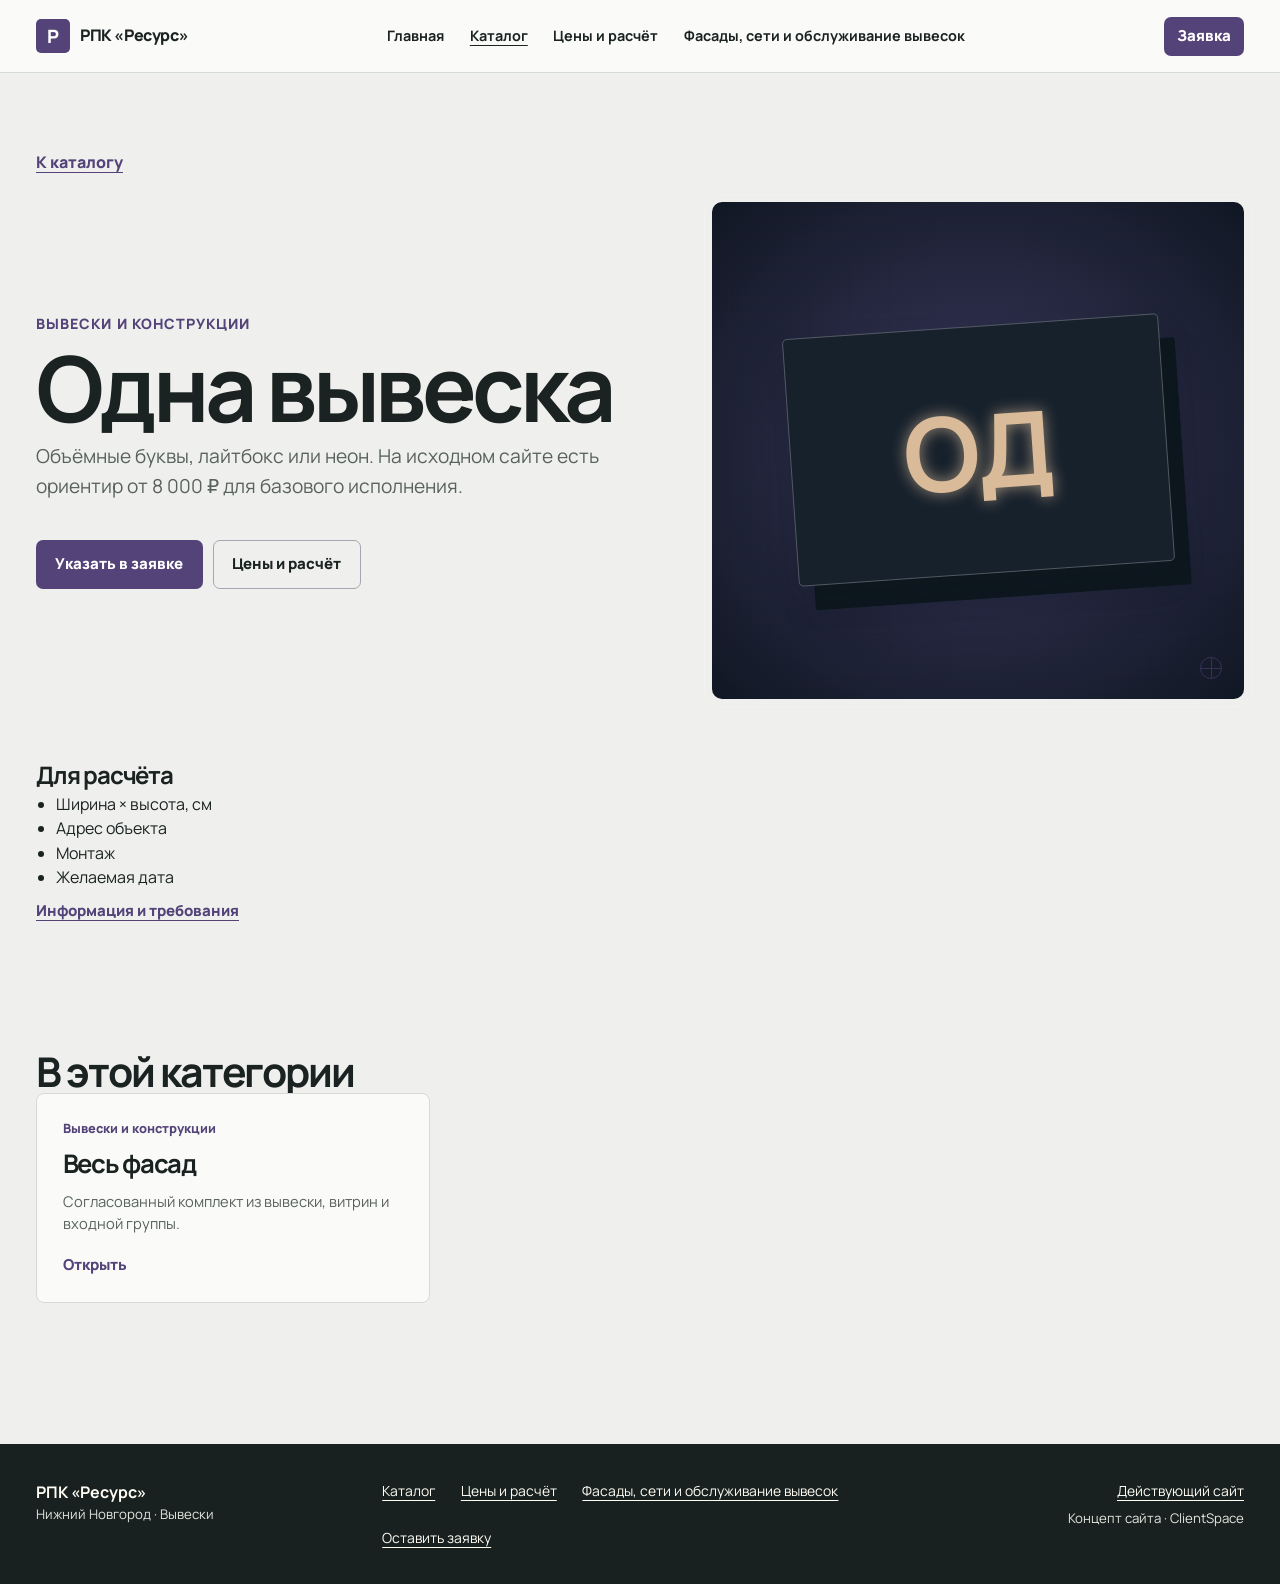
<file: product-p1.html>
<!doctype html>
<html lang="ru" data-layout="sign">
<head>
<meta charset="utf-8">
<meta name="viewport" content="width=device-width, initial-scale=1">
<meta name="robots" content="noindex, nofollow">
<meta name="theme-color" content="#534379">
<meta name="print-demo-id" content="rpk-resurs">
<title>Одна вывеска — РПК «Ресурс»</title>
<link rel="stylesheet" href="site.css">
<style>:root{--brand:#534379}</style>
<script src="site.js" type="module"></script>
</head>
<body>
<a class="skip" href="#main">К содержанию</a>
<header class="masthead"><div class="shell mast-inner">
<a class="brand" href="index.html"><span aria-hidden="true">Р</span>РПК «Ресурс»</a>
<nav class="main-nav" aria-label="Разделы сайта"><a href="index.html">Главная</a><a href="catalog.html" aria-current="page">Каталог</a><a href="pricing.html">Цены и расчёт</a><a href="guide.html">Фасады, сети и обслуживание вывесок</a></nav>
<a class="button compact nav-cta" href="order.html">Заявка</a>
<details class="mobile-nav"><summary aria-label="Открыть меню"><i></i><i></i></summary><nav aria-label="Разделы сайта"><a href="index.html">Главная</a><a href="catalog.html" aria-current="page">Каталог</a><a href="pricing.html">Цены и расчёт</a><a href="guide.html">Фасады, сети и обслуживание вывесок</a><a href="order.html">Оставить заявку</a></nav></details>
</div></header>
<main id="main"><div class="shell page">
<a href="catalog.html" class="back">К каталогу</a>
<div class="item-layout"><div>
<p class="eyebrow">Вывески и конструкции</p><header class="page-title"><h1>Одна вывеска</h1><p>Объёмные буквы, лайтбокс или неон. На исходном сайте есть ориентир от 8 000 ₽ для базового исполнения.</p></header>
<div class="actions"><a href="order.html?product=p1" class="button">Указать в заявке</a><a href="pricing.html?product=p1" class="button secondary">Цены и расчёт</a></div></div><figure class="hero-media illustration" aria-hidden="true"><div class="ink-stack"><i></i><i></i><i></i><strong>ОД</strong></div><span class="registration-marker"></span></figure></div><section class="section item-notes"><h2>Для расчёта</h2><ul><li>Ширина × высота, см</li><li>Адрес объекта</li><li>Монтаж</li><li>Желаемая дата</li></ul>
<a href="guide.html" class="text-action">Информация и требования</a>
</section><section class="section"><div class="section-title"><h2>В этой категории</h2></div><div class="product-grid"><a class="product-card " href="product-p2.html"><span class="product-category">Вывески и конструкции</span><h3>Весь фасад</h3><p>Согласованный комплект из вывески, витрин и входной группы.</p><span class="text-action">Открыть</span></a></div></section></div></main>
<footer class="footer"><div class="shell footer-inner"><div><strong>РПК «Ресурс»</strong><p>Нижний Новгород · Вывески</p></div><nav aria-label="Полезные ссылки"><a href="catalog.html" class="">Каталог</a><a href="pricing.html" class="">Цены и расчёт</a><a href="guide.html" class="">Фасады, сети и обслуживание вывесок</a><a href="order.html" class="">Оставить заявку</a></nav>
<div class="footer-source"><a href="https://xn----7sbbagavscye2ftg.xn--p1ai/" class="" target="_blank" rel="noopener noreferrer">Действующий сайт</a><small>Концепт сайта · ClientSpace</small></div></div></footer>
</body></html>
</file>
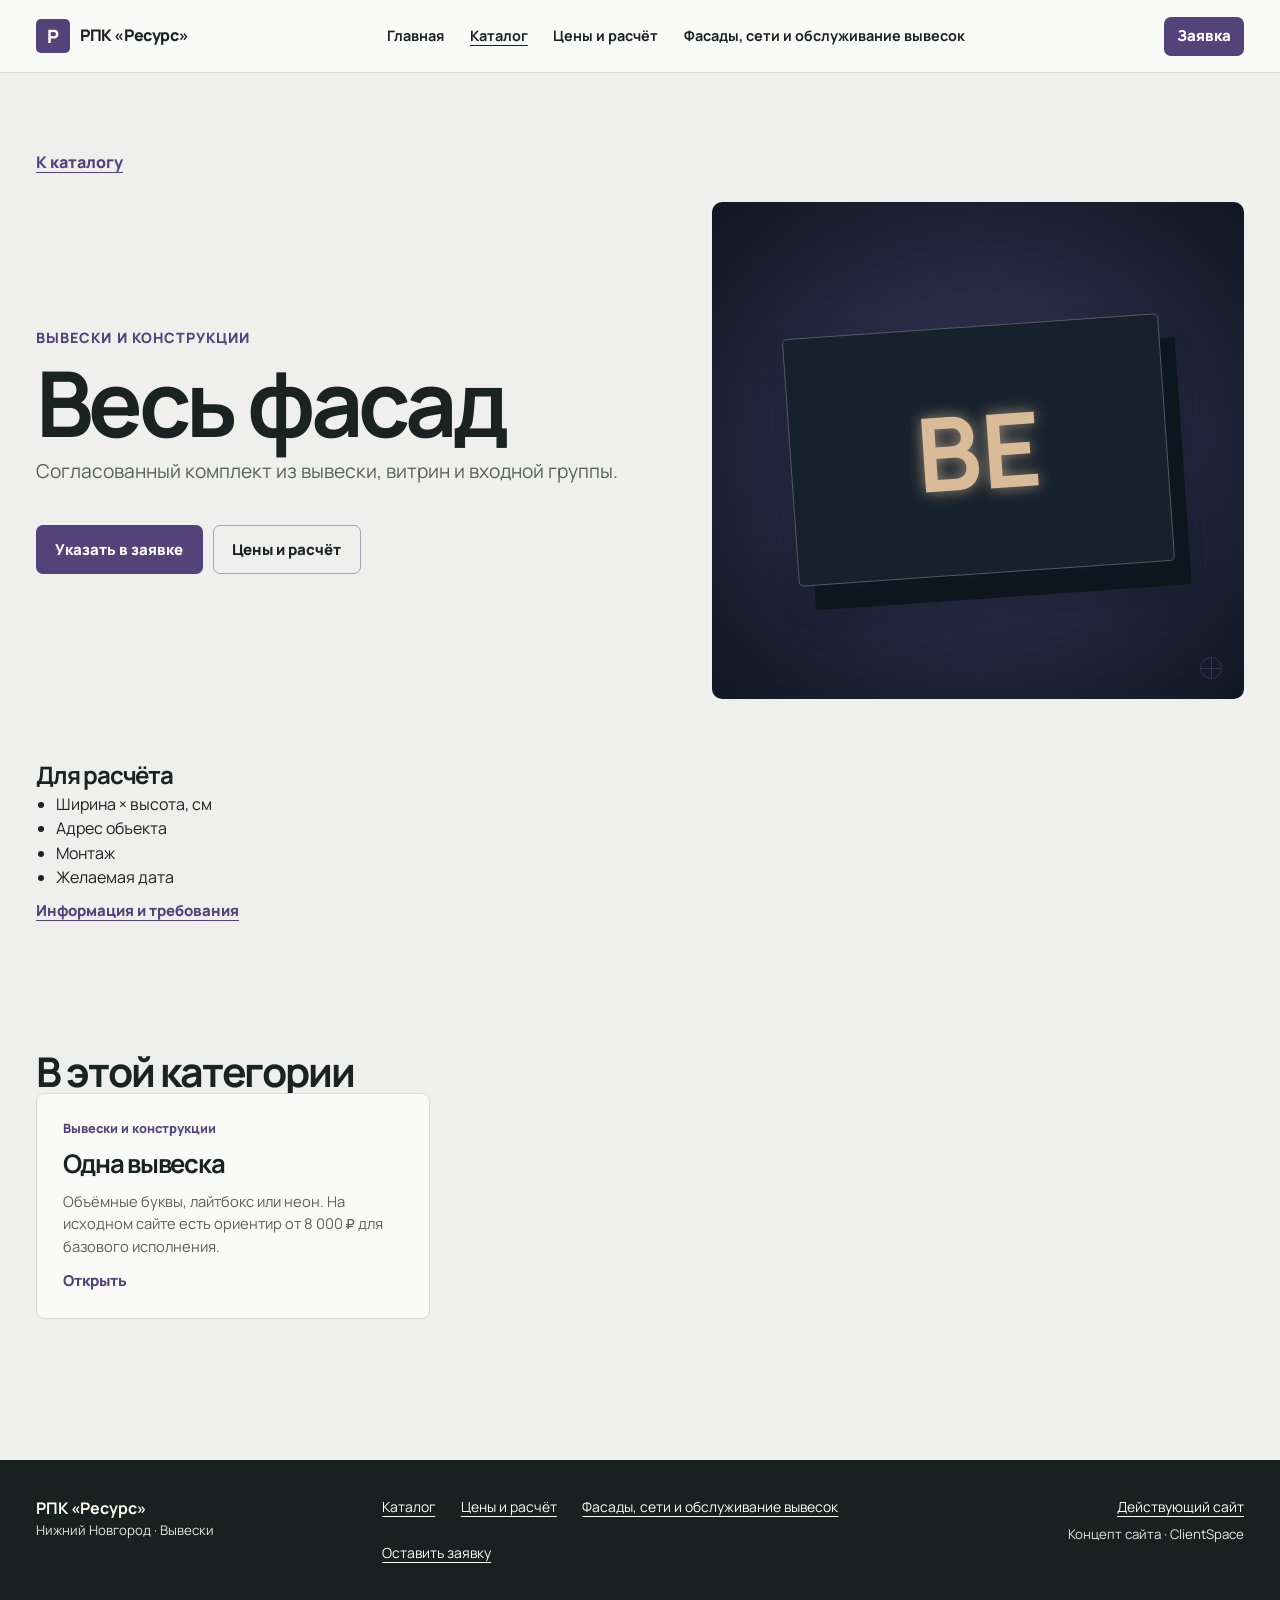
<file: product-p2.html>
<!doctype html>
<html lang="ru" data-layout="sign">
<head>
<meta charset="utf-8">
<meta name="viewport" content="width=device-width, initial-scale=1">
<meta name="robots" content="noindex, nofollow">
<meta name="theme-color" content="#534379">
<meta name="print-demo-id" content="rpk-resurs">
<title>Весь фасад — РПК «Ресурс»</title>
<link rel="stylesheet" href="site.css">
<style>:root{--brand:#534379}</style>
<script src="site.js" type="module"></script>
</head>
<body>
<a class="skip" href="#main">К содержанию</a>
<header class="masthead"><div class="shell mast-inner">
<a class="brand" href="index.html"><span aria-hidden="true">Р</span>РПК «Ресурс»</a>
<nav class="main-nav" aria-label="Разделы сайта"><a href="index.html">Главная</a><a href="catalog.html" aria-current="page">Каталог</a><a href="pricing.html">Цены и расчёт</a><a href="guide.html">Фасады, сети и обслуживание вывесок</a></nav>
<a class="button compact nav-cta" href="order.html">Заявка</a>
<details class="mobile-nav"><summary aria-label="Открыть меню"><i></i><i></i></summary><nav aria-label="Разделы сайта"><a href="index.html">Главная</a><a href="catalog.html" aria-current="page">Каталог</a><a href="pricing.html">Цены и расчёт</a><a href="guide.html">Фасады, сети и обслуживание вывесок</a><a href="order.html">Оставить заявку</a></nav></details>
</div></header>
<main id="main"><div class="shell page">
<a href="catalog.html" class="back">К каталогу</a>
<div class="item-layout"><div>
<p class="eyebrow">Вывески и конструкции</p><header class="page-title"><h1>Весь фасад</h1><p>Согласованный комплект из вывески, витрин и входной группы.</p></header>
<div class="actions"><a href="order.html?product=p2" class="button">Указать в заявке</a><a href="pricing.html?product=p2" class="button secondary">Цены и расчёт</a></div></div><figure class="hero-media illustration" aria-hidden="true"><div class="ink-stack"><i></i><i></i><i></i><strong>ВЕ</strong></div><span class="registration-marker"></span></figure></div><section class="section item-notes"><h2>Для расчёта</h2><ul><li>Ширина × высота, см</li><li>Адрес объекта</li><li>Монтаж</li><li>Желаемая дата</li></ul>
<a href="guide.html" class="text-action">Информация и требования</a>
</section><section class="section"><div class="section-title"><h2>В этой категории</h2></div><div class="product-grid"><a class="product-card " href="product-p1.html"><span class="product-category">Вывески и конструкции</span><h3>Одна вывеска</h3><p>Объёмные буквы, лайтбокс или неон. На исходном сайте есть ориентир от 8 000 ₽ для базового исполнения.</p><span class="text-action">Открыть</span></a></div></section></div></main>
<footer class="footer"><div class="shell footer-inner"><div><strong>РПК «Ресурс»</strong><p>Нижний Новгород · Вывески</p></div><nav aria-label="Полезные ссылки"><a href="catalog.html" class="">Каталог</a><a href="pricing.html" class="">Цены и расчёт</a><a href="guide.html" class="">Фасады, сети и обслуживание вывесок</a><a href="order.html" class="">Оставить заявку</a></nav>
<div class="footer-source"><a href="https://xn----7sbbagavscye2ftg.xn--p1ai/" class="" target="_blank" rel="noopener noreferrer">Действующий сайт</a><small>Концепт сайта · ClientSpace</small></div></div></footer>
</body></html>
</file>
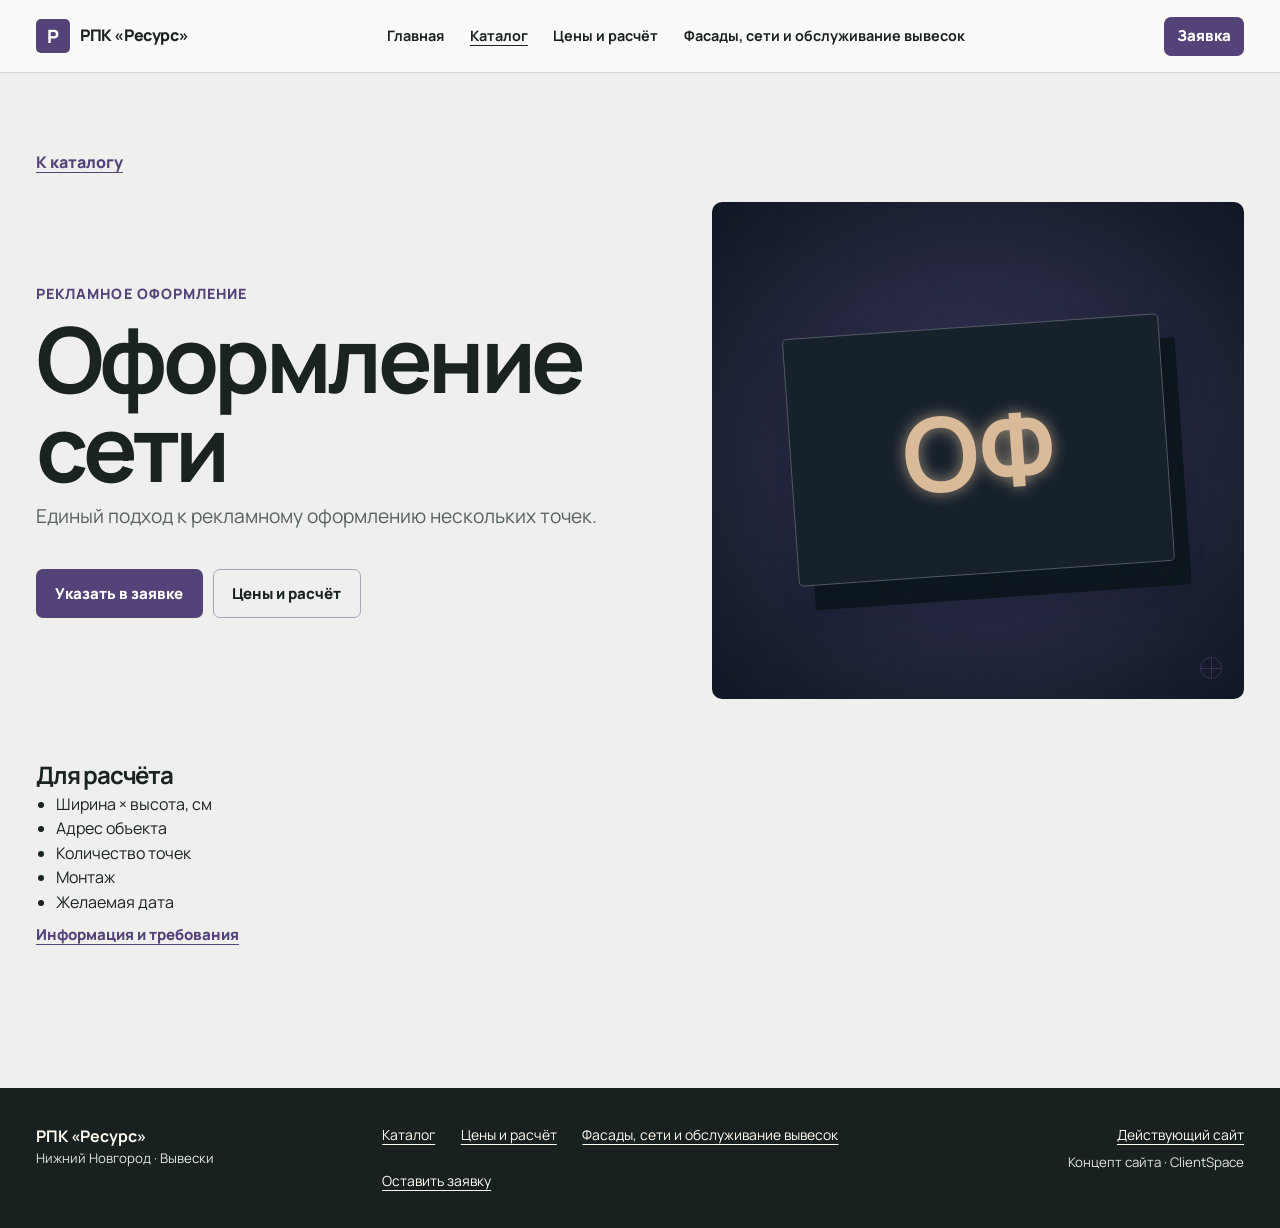
<file: product-p3.html>
<!doctype html>
<html lang="ru" data-layout="sign">
<head>
<meta charset="utf-8">
<meta name="viewport" content="width=device-width, initial-scale=1">
<meta name="robots" content="noindex, nofollow">
<meta name="theme-color" content="#534379">
<meta name="print-demo-id" content="rpk-resurs">
<title>Оформление сети — РПК «Ресурс»</title>
<link rel="stylesheet" href="site.css">
<style>:root{--brand:#534379}</style>
<script src="site.js" type="module"></script>
</head>
<body>
<a class="skip" href="#main">К содержанию</a>
<header class="masthead"><div class="shell mast-inner">
<a class="brand" href="index.html"><span aria-hidden="true">Р</span>РПК «Ресурс»</a>
<nav class="main-nav" aria-label="Разделы сайта"><a href="index.html">Главная</a><a href="catalog.html" aria-current="page">Каталог</a><a href="pricing.html">Цены и расчёт</a><a href="guide.html">Фасады, сети и обслуживание вывесок</a></nav>
<a class="button compact nav-cta" href="order.html">Заявка</a>
<details class="mobile-nav"><summary aria-label="Открыть меню"><i></i><i></i></summary><nav aria-label="Разделы сайта"><a href="index.html">Главная</a><a href="catalog.html" aria-current="page">Каталог</a><a href="pricing.html">Цены и расчёт</a><a href="guide.html">Фасады, сети и обслуживание вывесок</a><a href="order.html">Оставить заявку</a></nav></details>
</div></header>
<main id="main"><div class="shell page">
<a href="catalog.html" class="back">К каталогу</a>
<div class="item-layout"><div>
<p class="eyebrow">Рекламное оформление</p><header class="page-title"><h1>Оформление сети</h1><p>Единый подход к рекламному оформлению нескольких точек.</p></header>
<div class="actions"><a href="order.html?product=p3" class="button">Указать в заявке</a><a href="pricing.html?product=p3" class="button secondary">Цены и расчёт</a></div></div><figure class="hero-media illustration" aria-hidden="true"><div class="ink-stack"><i></i><i></i><i></i><strong>ОФ</strong></div><span class="registration-marker"></span></figure></div><section class="section item-notes"><h2>Для расчёта</h2><ul><li>Ширина × высота, см</li><li>Адрес объекта</li><li>Количество точек</li><li>Монтаж</li><li>Желаемая дата</li></ul>
<a href="guide.html" class="text-action">Информация и требования</a>
</section></div></main>
<footer class="footer"><div class="shell footer-inner"><div><strong>РПК «Ресурс»</strong><p>Нижний Новгород · Вывески</p></div><nav aria-label="Полезные ссылки"><a href="catalog.html" class="">Каталог</a><a href="pricing.html" class="">Цены и расчёт</a><a href="guide.html" class="">Фасады, сети и обслуживание вывесок</a><a href="order.html" class="">Оставить заявку</a></nav>
<div class="footer-source"><a href="https://xn----7sbbagavscye2ftg.xn--p1ai/" class="" target="_blank" rel="noopener noreferrer">Действующий сайт</a><small>Концепт сайта · ClientSpace</small></div></div></footer>
</body></html>
</file>
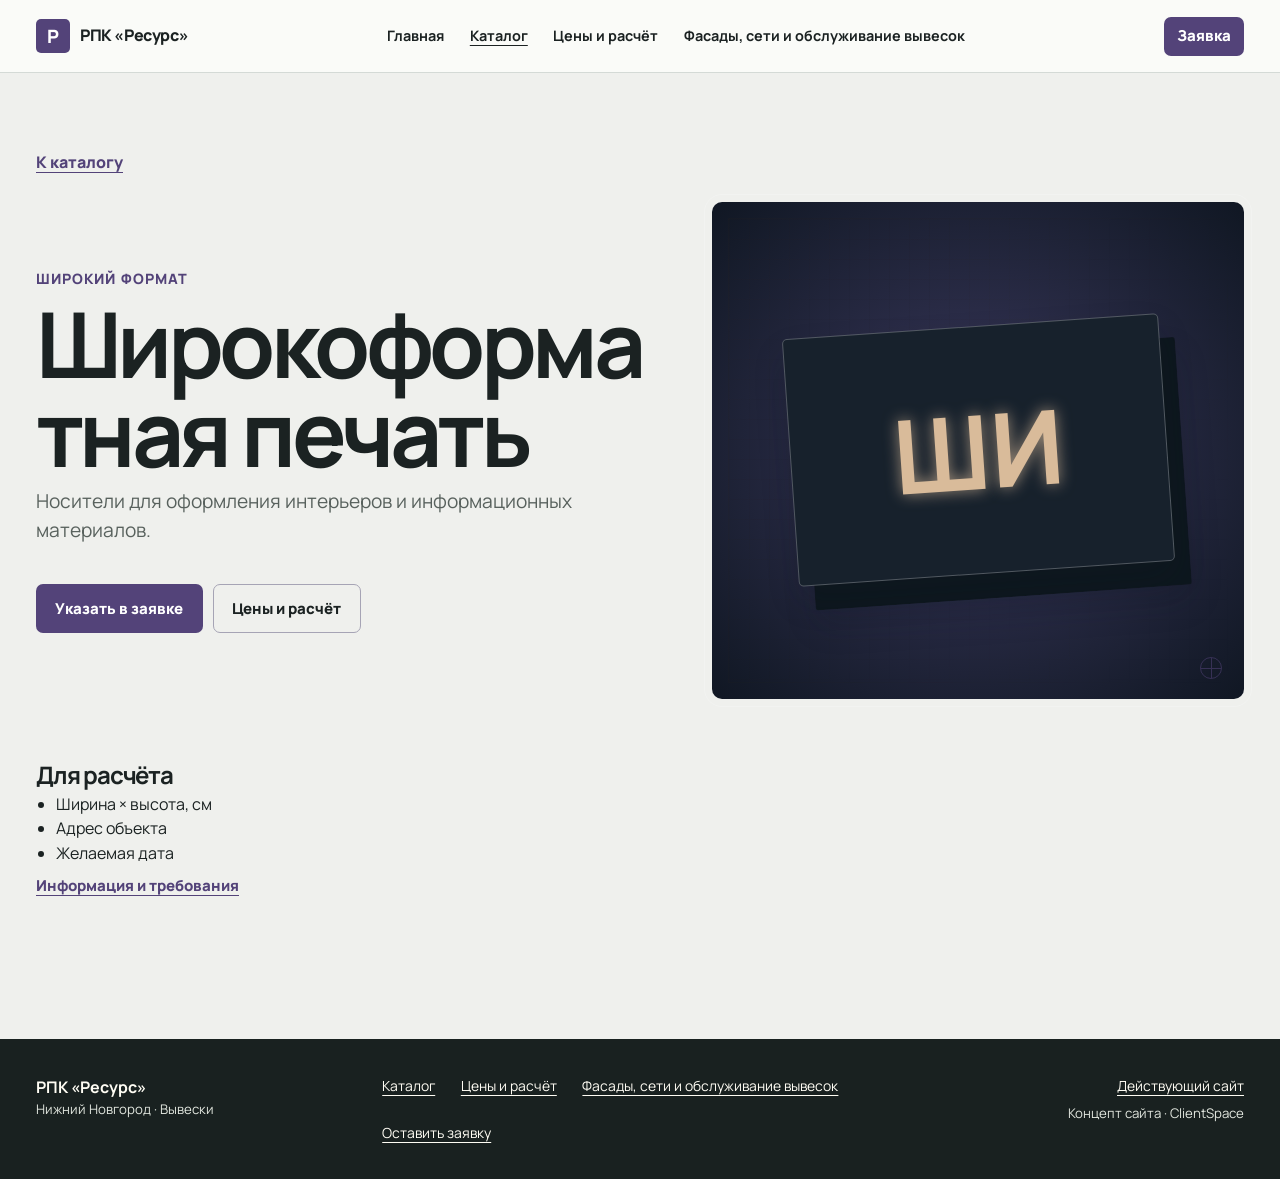
<file: product-p4.html>
<!doctype html>
<html lang="ru" data-layout="sign">
<head>
<meta charset="utf-8">
<meta name="viewport" content="width=device-width, initial-scale=1">
<meta name="robots" content="noindex, nofollow">
<meta name="theme-color" content="#534379">
<meta name="print-demo-id" content="rpk-resurs">
<title>Широкоформатная печать — РПК «Ресурс»</title>
<link rel="stylesheet" href="site.css">
<style>:root{--brand:#534379}</style>
<script src="site.js" type="module"></script>
</head>
<body>
<a class="skip" href="#main">К содержанию</a>
<header class="masthead"><div class="shell mast-inner">
<a class="brand" href="index.html"><span aria-hidden="true">Р</span>РПК «Ресурс»</a>
<nav class="main-nav" aria-label="Разделы сайта"><a href="index.html">Главная</a><a href="catalog.html" aria-current="page">Каталог</a><a href="pricing.html">Цены и расчёт</a><a href="guide.html">Фасады, сети и обслуживание вывесок</a></nav>
<a class="button compact nav-cta" href="order.html">Заявка</a>
<details class="mobile-nav"><summary aria-label="Открыть меню"><i></i><i></i></summary><nav aria-label="Разделы сайта"><a href="index.html">Главная</a><a href="catalog.html" aria-current="page">Каталог</a><a href="pricing.html">Цены и расчёт</a><a href="guide.html">Фасады, сети и обслуживание вывесок</a><a href="order.html">Оставить заявку</a></nav></details>
</div></header>
<main id="main"><div class="shell page">
<a href="catalog.html" class="back">К каталогу</a>
<div class="item-layout"><div>
<p class="eyebrow">Широкий формат</p><header class="page-title"><h1>Широкоформатная печать</h1><p>Носители для оформления интерьеров и информационных материалов.</p></header>
<div class="actions"><a href="order.html?product=p4" class="button">Указать в заявке</a><a href="pricing.html?product=p4" class="button secondary">Цены и расчёт</a></div></div><figure class="hero-media illustration" aria-hidden="true"><div class="ink-stack"><i></i><i></i><i></i><strong>ШИ</strong></div><span class="registration-marker"></span></figure></div><section class="section item-notes"><h2>Для расчёта</h2><ul><li>Ширина × высота, см</li><li>Адрес объекта</li><li>Желаемая дата</li></ul>
<a href="guide.html" class="text-action">Информация и требования</a>
</section></div></main>
<footer class="footer"><div class="shell footer-inner"><div><strong>РПК «Ресурс»</strong><p>Нижний Новгород · Вывески</p></div><nav aria-label="Полезные ссылки"><a href="catalog.html" class="">Каталог</a><a href="pricing.html" class="">Цены и расчёт</a><a href="guide.html" class="">Фасады, сети и обслуживание вывесок</a><a href="order.html" class="">Оставить заявку</a></nav>
<div class="footer-source"><a href="https://xn----7sbbagavscye2ftg.xn--p1ai/" class="" target="_blank" rel="noopener noreferrer">Действующий сайт</a><small>Концепт сайта · ClientSpace</small></div></div></footer>
</body></html>
</file>
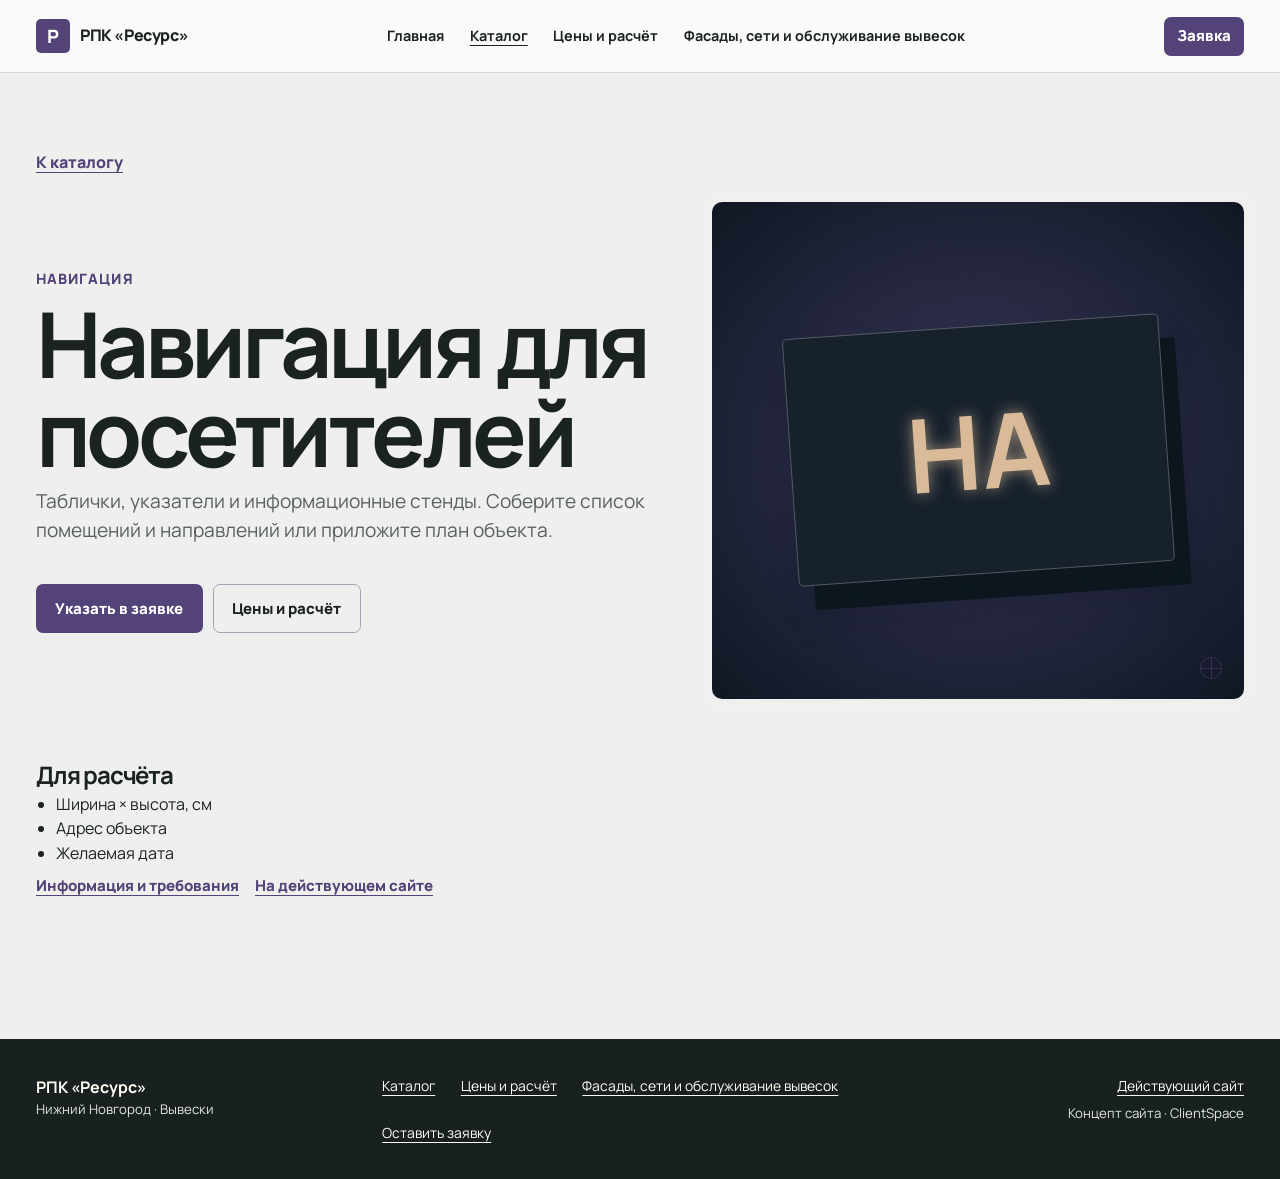
<file: product-p5.html>
<!doctype html>
<html lang="ru" data-layout="sign">
<head>
<meta charset="utf-8">
<meta name="viewport" content="width=device-width, initial-scale=1">
<meta name="robots" content="noindex, nofollow">
<meta name="theme-color" content="#534379">
<meta name="print-demo-id" content="rpk-resurs">
<title>Навигация для посетителей — РПК «Ресурс»</title>
<link rel="stylesheet" href="site.css">
<style>:root{--brand:#534379}</style>
<script src="site.js" type="module"></script>
</head>
<body>
<a class="skip" href="#main">К содержанию</a>
<header class="masthead"><div class="shell mast-inner">
<a class="brand" href="index.html"><span aria-hidden="true">Р</span>РПК «Ресурс»</a>
<nav class="main-nav" aria-label="Разделы сайта"><a href="index.html">Главная</a><a href="catalog.html" aria-current="page">Каталог</a><a href="pricing.html">Цены и расчёт</a><a href="guide.html">Фасады, сети и обслуживание вывесок</a></nav>
<a class="button compact nav-cta" href="order.html">Заявка</a>
<details class="mobile-nav"><summary aria-label="Открыть меню"><i></i><i></i></summary><nav aria-label="Разделы сайта"><a href="index.html">Главная</a><a href="catalog.html" aria-current="page">Каталог</a><a href="pricing.html">Цены и расчёт</a><a href="guide.html">Фасады, сети и обслуживание вывесок</a><a href="order.html">Оставить заявку</a></nav></details>
</div></header>
<main id="main"><div class="shell page">
<a href="catalog.html" class="back">К каталогу</a>
<div class="item-layout"><div>
<p class="eyebrow">Навигация</p><header class="page-title"><h1>Навигация для посетителей</h1><p>Таблички, указатели и информационные стенды. Соберите список помещений и направлений или приложите план объекта.</p></header>
<div class="actions"><a href="order.html?product=p5" class="button">Указать в заявке</a><a href="pricing.html?product=p5" class="button secondary">Цены и расчёт</a></div></div><figure class="hero-media illustration" aria-hidden="true"><div class="ink-stack"><i></i><i></i><i></i><strong>НА</strong></div><span class="registration-marker"></span></figure></div><section class="section item-notes"><h2>Для расчёта</h2><ul><li>Ширина × высота, см</li><li>Адрес объекта</li><li>Желаемая дата</li></ul>
<a href="guide.html" class="text-action">Информация и требования</a>
<a href="https://xn----7sbbagavscye2ftg.xn--p1ai/navigaciya-i-ukazateli/" class="text-action" target="_blank" rel="noopener noreferrer">На действующем сайте</a></section></div></main>
<footer class="footer"><div class="shell footer-inner"><div><strong>РПК «Ресурс»</strong><p>Нижний Новгород · Вывески</p></div><nav aria-label="Полезные ссылки"><a href="catalog.html" class="">Каталог</a><a href="pricing.html" class="">Цены и расчёт</a><a href="guide.html" class="">Фасады, сети и обслуживание вывесок</a><a href="order.html" class="">Оставить заявку</a></nav>
<div class="footer-source"><a href="https://xn----7sbbagavscye2ftg.xn--p1ai/" class="" target="_blank" rel="noopener noreferrer">Действующий сайт</a><small>Концепт сайта · ClientSpace</small></div></div></footer>
</body></html>
</file>
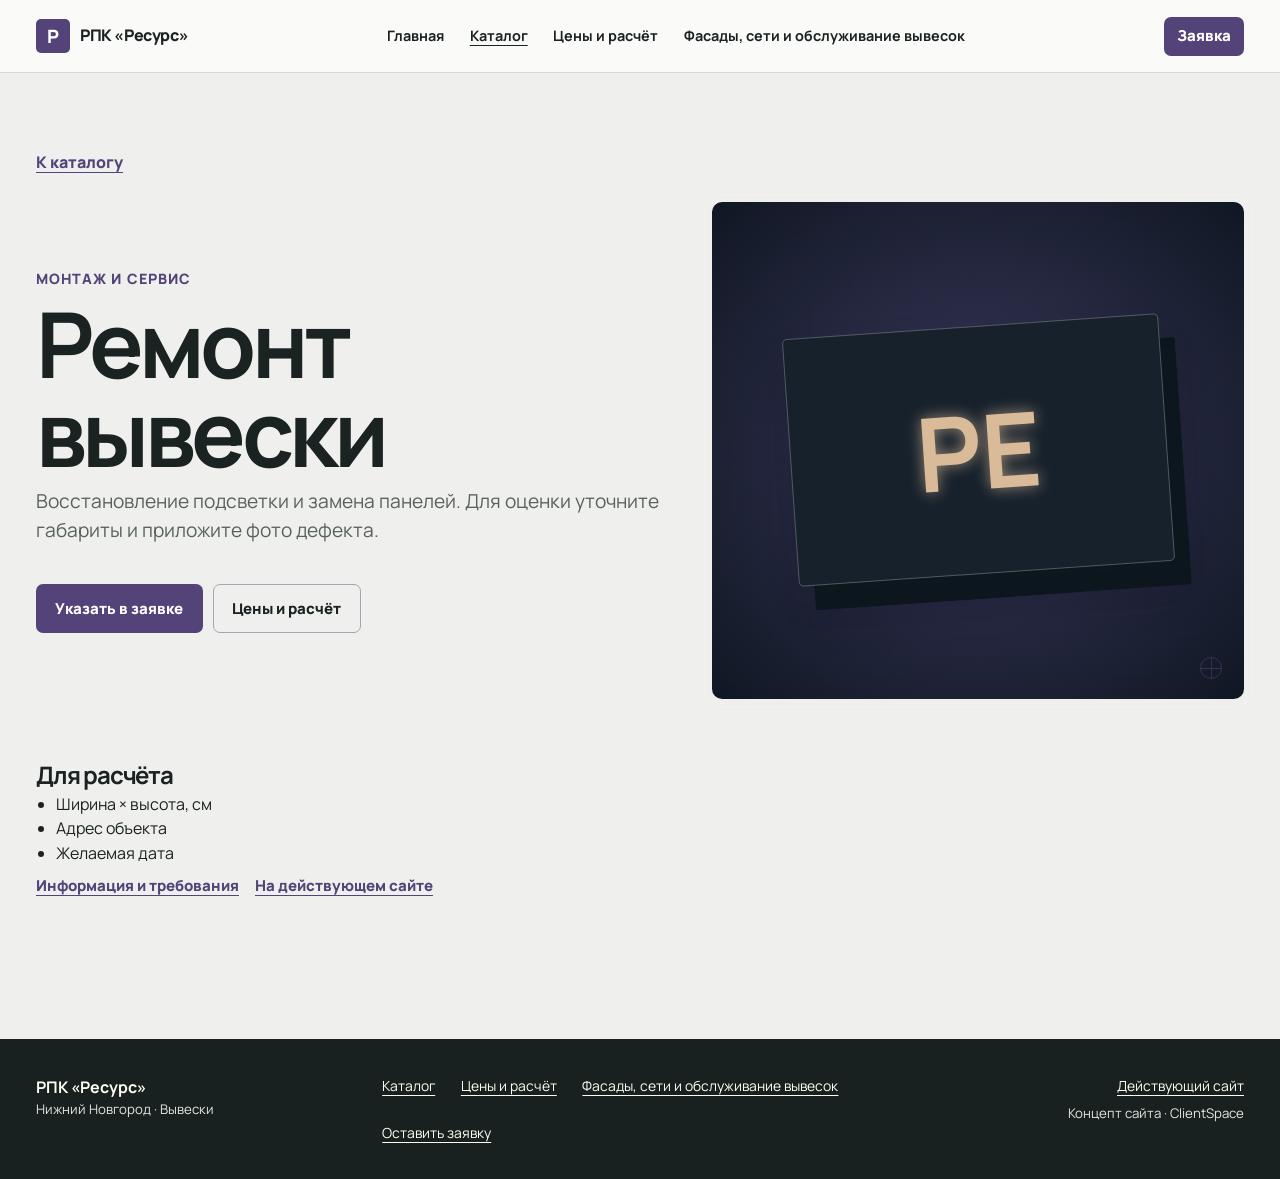
<file: product-p6.html>
<!doctype html>
<html lang="ru" data-layout="sign">
<head>
<meta charset="utf-8">
<meta name="viewport" content="width=device-width, initial-scale=1">
<meta name="robots" content="noindex, nofollow">
<meta name="theme-color" content="#534379">
<meta name="print-demo-id" content="rpk-resurs">
<title>Ремонт вывески — РПК «Ресурс»</title>
<link rel="stylesheet" href="site.css">
<style>:root{--brand:#534379}</style>
<script src="site.js" type="module"></script>
</head>
<body>
<a class="skip" href="#main">К содержанию</a>
<header class="masthead"><div class="shell mast-inner">
<a class="brand" href="index.html"><span aria-hidden="true">Р</span>РПК «Ресурс»</a>
<nav class="main-nav" aria-label="Разделы сайта"><a href="index.html">Главная</a><a href="catalog.html" aria-current="page">Каталог</a><a href="pricing.html">Цены и расчёт</a><a href="guide.html">Фасады, сети и обслуживание вывесок</a></nav>
<a class="button compact nav-cta" href="order.html">Заявка</a>
<details class="mobile-nav"><summary aria-label="Открыть меню"><i></i><i></i></summary><nav aria-label="Разделы сайта"><a href="index.html">Главная</a><a href="catalog.html" aria-current="page">Каталог</a><a href="pricing.html">Цены и расчёт</a><a href="guide.html">Фасады, сети и обслуживание вывесок</a><a href="order.html">Оставить заявку</a></nav></details>
</div></header>
<main id="main"><div class="shell page">
<a href="catalog.html" class="back">К каталогу</a>
<div class="item-layout"><div>
<p class="eyebrow">Монтаж и сервис</p><header class="page-title"><h1>Ремонт вывески</h1><p>Восстановление подсветки и замена панелей. Для оценки уточните габариты и приложите фото дефекта.</p></header>
<div class="actions"><a href="order.html?product=p6" class="button">Указать в заявке</a><a href="pricing.html?product=p6" class="button secondary">Цены и расчёт</a></div></div><figure class="hero-media illustration" aria-hidden="true"><div class="ink-stack"><i></i><i></i><i></i><strong>РЕ</strong></div><span class="registration-marker"></span></figure></div><section class="section item-notes"><h2>Для расчёта</h2><ul><li>Ширина × высота, см</li><li>Адрес объекта</li><li>Желаемая дата</li></ul>
<a href="guide.html" class="text-action">Информация и требования</a>
<a href="https://xn----7sbbagavscye2ftg.xn--p1ai/remont-vyvesok/" class="text-action" target="_blank" rel="noopener noreferrer">На действующем сайте</a></section></div></main>
<footer class="footer"><div class="shell footer-inner"><div><strong>РПК «Ресурс»</strong><p>Нижний Новгород · Вывески</p></div><nav aria-label="Полезные ссылки"><a href="catalog.html" class="">Каталог</a><a href="pricing.html" class="">Цены и расчёт</a><a href="guide.html" class="">Фасады, сети и обслуживание вывесок</a><a href="order.html" class="">Оставить заявку</a></nav>
<div class="footer-source"><a href="https://xn----7sbbagavscye2ftg.xn--p1ai/" class="" target="_blank" rel="noopener noreferrer">Действующий сайт</a><small>Концепт сайта · ClientSpace</small></div></div></footer>
</body></html>
</file>
<file: site.css>
@font-face{font-family:Manrope;src:url(assets/manrope-cyrillic.woff2) format("woff2");font-weight:400 800;font-display:swap;unicode-range:U+0400-045F,U+0490-0491,U+04B0-04B1,U+2116}
@font-face{font-family:Manrope;src:url(assets/manrope-latin.woff2) format("woff2");font-weight:400 800;font-display:swap}
:root{--brand:#244e42;--ink:#1b2422;--paper:#f4f2e9;--white:#fffdf7;--muted:#58615d;--line:#d9dcd3;--wash:color-mix(in srgb,var(--brand) 8%,var(--white));--bg-dark:color-mix(in srgb,var(--brand) 36%,#151b19);--accent:color-mix(in srgb,var(--brand) 20%,#fbd9a2);font:16px/1.53 Manrope,system-ui,sans-serif}
*{box-sizing:border-box}
[hidden]{display:none!important}
body{margin:0;background:var(--paper);color:var(--ink)}
h1,h2,h3,p,figure{margin:0}
h1,h2,h3{line-height:1.04;letter-spacing:-.05em;text-wrap:balance}
img{display:block;max-width:100%;height:auto}
a{color:inherit;text-underline-offset:4px}
button,input,select,textarea{font:inherit;color:inherit}
button,summary,select{cursor:pointer}
button:disabled{cursor:not-allowed;opacity:.65}
:focus-visible{outline:3px solid var(--brand);outline-offset:4px}
:where(.hero,.footer) :focus-visible{outline-color:var(--accent)}
.skip{position:absolute;left:1rem;top:-100px;z-index:90;padding:.65rem .9rem;background:var(--white)}
.skip:focus{top:1rem}
.visually-hidden{position:absolute;width:1px;height:1px;margin:-1px;padding:0;border:0;overflow:hidden;clip-path:inset(50%);white-space:nowrap}
.shell{width:min(1230px,calc(100% - 72px));margin-inline:auto}
.masthead{position:relative;z-index:10;border-bottom:1px solid var(--line);background:var(--white)}
.mast-inner{display:flex;justify-content:space-between;align-items:center;gap:24px;min-height:72px}
.brand{display:flex;align-items:center;gap:10px;font-weight:800;text-decoration:none;line-height:1.1;letter-spacing:-.025em}
.brand span{width:34px;aspect-ratio:1;display:grid;place-items:center;flex:none;background:var(--brand);color:white;border-radius:5px;font-size:1.15rem}
.main-nav,.footer nav{display:flex;align-items:center;flex-wrap:wrap;gap:clamp(12px,2vw,29px)}
.main-nav a{font-size:.9rem;font-weight:700;text-decoration:none}
.main-nav a[aria-current],.main-nav a:hover,.footer a:hover{text-decoration:underline}
.mobile-nav{display:none}
.button{display:inline-flex;align-items:center;justify-content:center;min-height:49px;padding:.63rem 1.15rem;border:1px solid transparent;background:var(--brand);color:white;border-radius:7px;text-decoration:none;line-height:1.18;font-weight:800;transition:transform .16s,filter .16s;font-size:.94rem;text-align:center}
.button:hover{filter:brightness(1.12);transform:translateY(-2px)}
.button.secondary{background:transparent;color:var(--ink);border-color:color-mix(in srgb,var(--brand) 36%,var(--line))}
.button.compact{min-height:39px;padding:.48rem .75rem}
.text-action{font-weight:800;text-underline-offset:4px;color:var(--brand);font-size:.94rem}
.actions{display:flex;flex-wrap:wrap;align-items:center;gap:10px}
.eyebrow{font-size:.89rem;font-weight:800;letter-spacing:.075em;text-transform:uppercase}
.hero{background:var(--bg-dark);color:var(--white)}
.hero-inner{display:grid;grid-template-columns:minmax(0,1.03fr) minmax(0,1fr);min-height:min(685px,calc(100svh - 72px));align-items:center;gap:46px;padding-block:60px}
.hero h1{font-size:clamp(3rem,6.1vw,7.2rem);line-height:.94;letter-spacing:-.065em;font-weight:800;overflow-wrap:anywhere;text-wrap:initial}
.hero-copy{min-width:0;display:grid;align-content:center;justify-items:start;gap:23px;position:relative;z-index:1}
.hero .eyebrow{color:var(--accent)}
.hero-lead{max-width:54ch;color:color-mix(in srgb,var(--white) 86%,var(--brand));font-size:clamp(1rem,1.4vw,1.17rem)}
.hero .button{background:var(--accent);color:#23221c}
.hero .button.secondary{background:transparent;color:var(--white);border-color:#ffffff70}
.hero-media{position:relative;aspect-ratio:1.15;background:var(--wash);overflow:hidden;border-radius:10px;isolation:isolate}
.hero-media>img,.item-photo img{width:100%;height:100%;object-fit:cover}
.hero-media>img{position:absolute;inset:0}
.hero-media figcaption{position:absolute;bottom:0;inset-inline:0;padding:.75rem 1rem;color:#fff;background:linear-gradient(transparent,#141d24c8);font-size:.88rem}
.hero-copy,.hero-media{animation:land .65s both}
.hero-media{animation-delay:.09s}
@keyframes land{from{opacity:0;transform:translateY(12px)}to{opacity:1;transform:none}}
.hero-media.illustration{display:grid;place-items:center;background:radial-gradient(circle at 50% 60%,var(--wash),var(--accent));isolation:isolate;overflow:hidden;min-height:248px}
.hero-media.illustration::before{content:"";position:absolute;inset:16px;background:linear-gradient(to right,#29251f14 1px,transparent 1px),linear-gradient(to bottom,#29251f14 1px,transparent 1px);background-size:20px 20px;border:1px solid #29251f2b;mask-image:linear-gradient(120deg,#000,transparent)}
.ink-stack{position:relative;width:57%;height:66%;color:var(--brand);display:grid;place-items:center;transform:rotate(-10deg)}
.ink-stack i,.ink-stack strong{border:1px solid #1d1b293b;border-radius:3px;position:absolute;inset:0;box-shadow:0 16px 32px #131b252a}
.ink-stack i:nth-child(1){background:var(--brand);transform:translate(-8%,5%) rotate(-7deg)}
.ink-stack i:nth-child(2){background:var(--accent);transform:translate(6%,4%) rotate(12deg)}
.ink-stack i:nth-child(3){background:var(--wash);transform:translate(3%,-1%) rotate(5deg)}
.ink-stack strong{display:grid;place-items:center;background:var(--white);font-size:clamp(3rem,8vw,9rem);line-height:1}
.registration-marker{position:absolute;right:22px;bottom:20px;width:22px;aspect-ratio:1;border:1px solid var(--brand);background:linear-gradient(90deg,transparent 48%,var(--brand) 48% 54%,transparent 54%),linear-gradient(transparent 48%,var(--brand) 48% 54%,transparent 54%);border-radius:50%;opacity:.55}
[data-layout=sign]{--paper:#eff0ed;--white:#fafbf8;--ink:#1b2222;--line:#d4dad6}
[data-layout=sign] .hero-inner{grid-template-columns:minmax(0,1fr) minmax(0,1.13fr)}
[data-layout=sign] .hero{background:#141c21}
[data-layout=sign] .hero-media{aspect-ratio:1.07}
[data-layout=sign] .illustration{background:radial-gradient(ellipse at center,color-mix(in srgb,var(--brand) 48%,#253047),#101723)}
[data-layout=sign] .ink-stack{width:71%;height:50%;transform:rotate(-4deg)}
[data-layout=sign] .ink-stack i:nth-child(1){transform:translate(4%,10%);background:#0d171e}
[data-layout=sign] .ink-stack i:nth-child(2),[data-layout=sign] .ink-stack i:nth-child(3){display:none}
[data-layout=sign] .ink-stack strong{background:#17212c;color:var(--accent);text-shadow:0 0 15px color-mix(in srgb,var(--accent) 70%,transparent);border:1px solid #ffffff40;border-radius:5px}
[data-layout=book]{--paper:#f5efe3;--white:#fffcf3;--line:#dfd7cb}
[data-layout=book] .hero h1,[data-layout=book] .page-title h1{font-family:Georgia,serif;letter-spacing:-.06em;font-weight:500}
[data-layout=book] .hero-media{border-radius:2px 14px 14px 2px}
[data-layout=book] .ink-stack{transform:rotate(-4deg);width:48%;height:72%}
[data-layout=book] .ink-stack strong{border-left:10px solid var(--brand);border-radius:2px 10px 10px 2px;font-family:Georgia,serif;font-weight:500}
[data-layout=tech]{--paper:#eef1ef;--white:#fbfcfb;--line:#d6dddc}
[data-layout=tech] .hero-inner{grid-template-columns:minmax(0,1fr) minmax(0,.89fr)}
[data-layout=tech] .hero-media{border-radius:4px;aspect-ratio:1.32}
[data-layout=tech] .ink-stack{transform:rotate(0deg);width:71%;height:52%}
[data-layout=tech] .ink-stack strong{border-style:dashed;border-width:2px}
[data-layout=studio]{--paper:#f0ede9;--white:#fcfaf6;--line:#dcd5ce}
[data-layout=studio] .hero-media{aspect-ratio:1.22;border-radius:30% 3px 3px 3px}
[data-layout=studio] .hero-inner{grid-template-columns:minmax(0,.96fr) minmax(0,1.12fr)}
.section{padding-block:clamp(35px,5vw,78px)}
.section-title{display:grid;gap:12px}
.section-title h2,.lead-note h2,.price-banner h2{font-size:clamp(2rem,3.2vw,3.5rem)}
.section-title p,.lead-note p,.price-banner p{color:var(--muted);max-width:64ch}
.heading-row{display:flex;justify-content:space-between;align-items:end;gap:15px;margin-bottom:20px}
.heading-row .text-action{flex:none}
.scroll-chips{display:flex;gap:8px;flex-wrap:wrap;margin-bottom:19px}
.scroll-chips a{font-size:.88rem;padding:.38rem .78rem;border:1px solid var(--line);border-radius:99px;background:var(--white);text-decoration:none}
.scroll-chips a:hover{border-color:var(--brand)}
.product-grid{display:grid;grid-template-columns:repeat(3,minmax(0,1fr));gap:13px}
.product-grid [data-catalog]{min-width:0}
.product-card{display:flex;flex-direction:column;height:100%;min-height:210px;gap:12px;position:relative;overflow:hidden;padding:clamp(16px,2vw,26px);background:var(--white);border:1px solid var(--line);border-radius:8px;text-decoration:none;transition:transform .18s,border-color .18s}
.product-card:hover{transform:translateY(-3px);border-color:var(--brand)}
.product-card img{width:100%;aspect-ratio:1.65;object-fit:cover;border-radius:4px}
.product-card h3{font-size:clamp(1.35rem,2vw,2.05rem);overflow-wrap:anywhere}
.product-card p,.muted{color:var(--muted);font-size:.92rem}
.product-card .text-action{margin-top:auto}
.product-category{color:var(--brand);font-size:.8rem;font-weight:800}
.lead-note,.price-banner{display:flex;align-items:center;justify-content:space-between;gap:26px;padding:clamp(22px,4vw,48px);border-radius:12px;background:var(--wash);border:1px solid var(--line)}
.lead-note p,.price-banner p{margin-top:.65rem}
.lead-note>.button,.price-banner>.button{flex:none}
.price-banner{background:var(--brand);color:white}
.price-banner p{color:#fff}
.price-banner .button.secondary{color:white;border-color:#fff8}
.gallery{display:grid;grid-template-columns:repeat(auto-fit,minmax(min(250px,100%),1fr));gap:16px;margin-top:17px}
.gallery figure{background:var(--white);border:1px solid var(--line);border-radius:7px;overflow:hidden}
.gallery img{width:100%;aspect-ratio:1.42;object-fit:cover}
.gallery figcaption{padding:.65rem .85rem;font-size:.85rem;color:var(--muted)}
.contact-grid{display:grid;grid-template-columns:repeat(auto-fit,minmax(min(245px,100%),1fr));gap:9px;margin-top:17px}
.contact{display:grid;gap:4px;min-width:0;padding:17px 19px;background:var(--white);border:1px solid var(--line);border-radius:6px;text-decoration:none}
.contact strong{overflow-wrap:anywhere}
.contact span{color:var(--muted);font-size:.84rem}
a.contact:hover{border-color:var(--brand)}
.footer{background:#192120;color:#fffdf4;padding:36px 0}
.footer-inner{display:grid;grid-template-columns:minmax(0,1fr) minmax(0,1.6fr) minmax(0,1fr);align-items:start;gap:24px}
.footer p,.footer small{font-size:.83rem;color:#e1e6de}
.footer nav a,.footer-source a{font-size:.87rem}
.footer-source{display:grid;gap:7px;justify-items:end}
.page{padding-block:clamp(35px,6vw,80px);min-height:55vh}
.page-title{max-width:900px;margin-bottom:clamp(20px,3vw,43px)}
.page-title h1{font-size:clamp(2.85rem,7.1vw,6rem);line-height:.98;overflow-wrap:anywhere}
.page-title p{font-size:clamp(1rem,1.5vw,1.2rem);color:var(--muted);max-width:66ch;margin-top:10px}
.tools{display:flex;flex-wrap:wrap;align-items:end;gap:10px;margin:0 0 10px}
.tools label{flex:1 1 16rem;max-width:28rem}
label{display:grid;gap:5px;font-weight:750;font-size:.9rem;min-width:0}
input:not([type=checkbox]),textarea,select{width:100%;min-width:0;border:1px solid var(--line);background:var(--white);border-radius:6px;padding:.53rem .65rem;min-height:42px}
textarea{resize:vertical}
input:focus,select:focus,textarea:focus{border-color:var(--brand)}
.catalog-grid,.table-wrap{margin-top:14px}
.item-layout{display:grid;grid-template-columns:minmax(0,1fr) minmax(0,.85fr);align-items:center;gap:clamp(15px,4vw,52px);margin-top:28px}
.item-layout .eyebrow{color:var(--brand);margin-bottom:9px}
.item-photo{aspect-ratio:1.25;overflow:hidden;border-radius:8px;background:var(--white)}
.item-notes .text-action{margin-right:13px}
.back{color:var(--brand);font-weight:800}
.guide-grid,.fact-grid{display:grid;grid-template-columns:repeat(2,minmax(0,1fr));gap:14px}
.guide-card,.price-choice,.fact-grid>div{display:grid;align-content:start;gap:10px;padding:clamp(18px,3vw,36px);background:var(--white);border:1px solid var(--line);border-radius:8px}
.guide-card h2{font-size:clamp(1.5rem,3.1vw,2.65rem)}
.guide-card ul,.item-notes ul{padding-left:1.25rem;margin:.25rem 0 .5rem}
.guide-card p,.guide-card li,.fact-grid p{color:var(--muted)}
.guide-card li+li{margin-top:7px}
.price-choice{text-decoration:none}
.price-choice:hover{border-color:var(--brand)}
.price-choice strong{font-size:1.24rem}
.price-choice span{color:var(--muted)}
.price-choice b{color:var(--brand);text-decoration:underline}
.table-wrap{overflow:auto;border:1px solid var(--line);border-radius:8px;background:var(--white)}
.table-wrap table{min-width:600px;width:100%;border-collapse:collapse;text-align:left}
.table-wrap th,.table-wrap td{padding:.75rem .85rem;border-bottom:1px solid var(--line);vertical-align:top}
.table-wrap thead{background:var(--wash)}
.table-wrap td:first-of-type{min-width:126px}
.table-wrap td:nth-of-type(2){min-width:160px}
.table-wrap small{display:block;color:var(--muted)}
.order-layout{display:grid;grid-template-columns:minmax(0,1fr) minmax(275px,.54fr);gap:18px;align-items:start}
.order-contact,.line-item{padding:clamp(14px,2.5vw,27px);background:var(--white);border:1px solid var(--line);border-radius:10px}
.order-contact{display:grid;gap:12px;position:sticky;top:16px}
.order-contact h2,.line-item h2{font-size:1.55rem}
.order-lines>button{margin-top:14px}
#lines{display:grid;gap:12px}
.line-item{display:grid;gap:13px}
.line-head{display:flex;justify-content:space-between;align-items:center;gap:10px}
.line-head button{border:0;background:none;padding:.2rem .1rem;font-weight:800;color:var(--brand);text-decoration:underline}
.line-fields{display:grid;grid-template-columns:repeat(2,minmax(0,1fr));gap:9px}
.line-fields .full{grid-column:1/-1}
.file-zone{border-top:1px solid var(--line);padding-top:10px;display:grid;gap:5px}
.file-zone input[type=file]{border-style:dashed;font-size:.88rem}
.file-zone input[type=file]:disabled{opacity:.6}
.check{display:flex;align-items:flex-start;gap:8px;font-weight:600}
.check input,.crm-source-filter input{accent-color:var(--brand);width:auto;margin:.2rem 0 0}
.total,.line-estimate{padding:9px 12px;background:var(--wash);border-radius:6px}
.error{color:#941e24;font-size:.89rem}
.crm-page{--crm-blue:var(--brand)!important}
.crm-page .crm-sidebar{background:linear-gradient(var(--brand),var(--bg-dark))}
.crm-brand{hyphens:auto;overflow-wrap:anywhere}
.crm-brand .crm-brand-name{min-width:0;font-size:clamp(1rem,2.1vw,1.7rem);letter-spacing:-.04em}
@media(max-width:910px){
  .shell{width:calc(100% - 40px)}
  .main-nav,.nav-cta{display:none}
  .mobile-nav{display:block;position:relative}
  .mobile-nav summary{list-style:none;display:grid;place-content:center;gap:5px;width:42px;height:42px;background:var(--brand);border-radius:5px}
  .mobile-nav summary::-webkit-details-marker{display:none}
  .mobile-nav summary i{display:block;width:18px;height:2px;background:white}
  .mobile-nav nav{position:absolute;right:0;top:49px;width:min(245px,85vw);padding:10px;display:grid;background:var(--white);border:1px solid var(--line);box-shadow:0 12px 34px #131b252a;border-radius:7px}
  .mobile-nav a{padding:8px 10px;text-decoration:none;font-weight:700}
  .mobile-nav a:hover{background:var(--wash)}
}
@media(max-width:660px){
  .shell{width:calc(100% - 28px)}
  .mast-inner{min-height:57px}
  .hero .hero-inner,.item-layout{grid-template-columns:minmax(0,1fr);gap:24px;min-height:0;padding-block:40px}
  .hero-copy{gap:15px}
  .hero h1{font-size:clamp(2.8rem,12vw,5.3rem)}
  .hero-media,.hero-media.illustration{min-height:0;aspect-ratio:1.4}
  .product-grid,.guide-grid,.fact-grid{grid-template-columns:repeat(2,minmax(0,1fr));gap:8px}
  .product-card{min-height:0}
  .product-card h3{font-size:1.18rem;text-wrap:pretty}
  .lead-note,.price-banner{align-items:start;flex-direction:column}
  .footer-inner,.order-layout{grid-template-columns:minmax(0,1fr);gap:17px}
  .footer-source{justify-items:start}
  .order-contact{position:static}
}
@media(max-width:375px){.line-fields,.guide-grid,.fact-grid{grid-template-columns:minmax(0,1fr)}.product-grid{grid-template-columns:minmax(0,1fr)}}
@media(prefers-reduced-motion:reduce){*,*::before,*::after{animation:none!important;transition:none!important;scroll-behavior:auto!important}}
.crm-item-specs{grid-column:1/-1;display:grid;grid-template-columns:minmax(0,.8fr) minmax(0,1.2fr);gap:4px 10px;margin:0;font-size:.87rem}
.crm-item-specs dt{color:var(--crm-muted)}
.crm-item-specs dd{margin:0;overflow-wrap:anywhere}
.quick-estimate{margin-top:12px;display:grid;grid-template-columns:minmax(0,1.55fr) minmax(100px,.38fr) minmax(0,1fr) max-content;gap:12px;align-items:end;padding:16px 18px;border:1px solid var(--line);border-radius:8px;background:var(--white)}
.quick-estimate p{align-self:center}
@media(max-width:780px){.quick-estimate{grid-template-columns:minmax(0,1fr) minmax(95px,.48fr)}}
@media(max-width:380px){.quick-estimate{grid-template-columns:minmax(0,1fr)}}
.message-actions{display:flex;gap:8px;flex-wrap:wrap;margin-top:12px;align-items:center}
.message-actions p:empty{display:none}
.guide-card,.guide-card>* ,.price-choice,.price-choice>* ,.fact-grid>div{min-width:0;overflow-wrap:anywhere}
.hero-media.proofs{background:color-mix(in srgb,var(--brand) 14%,var(--white));display:grid;place-items:center;overflow:hidden}
.hero-media.proofs::before{content:"";position:absolute;inset:5%;border:1px solid color-mix(in srgb,var(--brand) 40%,transparent);background:repeating-linear-gradient(90deg,#fff0 0 25px,#fff5 26px 27px)}
.hero-media.proofs img{position:relative;grid-area:1/1;inset:auto;width:36%;height:auto;max-width:210px;aspect-ratio:1;object-fit:cover;border:9px solid var(--white);box-shadow:0 9px 25px #1a162840;border-radius:3px}
.hero-media.proofs img:nth-child(1){transform:translate(-64%,12%) rotate(-10deg)}
.hero-media.proofs img:nth-child(2){transform:translate(58%,-18%) rotate(10deg)}
.hero-media.proofs img:nth-child(3){transform:translate(-1%,27%) rotate(-2deg)}
.hero-media.proofs figcaption{color:var(--ink);background:transparent}
[data-layout=book] .hero{background:color-mix(in srgb,var(--brand) 8%,var(--paper));color:var(--ink)}
[data-layout=book] .hero .eyebrow,[data-layout=studio] .hero .eyebrow{color:var(--brand)}
[data-layout=book] .hero-lead,[data-layout=studio] .hero-lead{color:var(--muted)}
[data-layout=book] .hero .button,[data-layout=studio] .hero .button{background:var(--brand);color:white}
[data-layout=book] .hero .button.secondary,[data-layout=studio] .hero .button.secondary{background:transparent;color:var(--ink);border-color:var(--brand)}
[data-layout=book] .hero-media:not(.proofs){box-shadow:0 16px 35px #241a2424}
[data-layout=studio] .hero{color:var(--ink);background:linear-gradient(var(--paper) 70%,var(--wash) 70%)}
[data-layout=tech] .hero{background-color:var(--bg-dark);background-image:linear-gradient(#ffffff10 1px,transparent 1px),linear-gradient(90deg,#ffffff10 1px,transparent 1px);background-size:44px 44px}
[data-layout=sign] .hero-media{outline:1px solid #ffffff3b;outline-offset:7px}
</file>
<file: crm.css>
.crm-page {
  --crm-ink: #202748;
  --crm-muted: #596078;
  --crm-blue: #273d94;
  --crm-bg: #f5f2eb;
  --crm-panel: #fffdf7;
  --crm-border: #ded9cd;
  color: var(--crm-ink);
  background: var(--crm-bg);
}
.crm-shell { display: grid; grid-template-columns: 232px minmax(0, 1fr); min-height: 100dvh; }
.crm-sidebar {
  position: sticky;
  top: 0;
  display: flex;
  flex-direction: column;
  height: 100dvh;
  padding: 24px 15px 22px;
  background: linear-gradient(155deg, #2c43a1, #233786 70%, #1f2e76);
  color: #fffaf1;
}
.crm-brand {
  display: flex;
  align-items: center;
  gap: 7px;
  width: fit-content;
  margin: 0 8px 36px;
  font-size: 33px;
  font-weight: 800;
  letter-spacing: -.085em;
  text-decoration: none;
  line-height: 1;
}
.crm-brand .brand-mark { border-radius: 3px; background: #fff8ea; width: 34px; }
.crm-brand-dot { color: #ff9779; }
.crm-brand-caption { padding: 4px 5px; border: 1px solid #8c9bdf; border-radius: 3px; font-size: 12px; letter-spacing: .04em; }
.crm-sidebar :focus-visible { outline-color: #ffc3a8; }
.crm-stage-heading { padding: 0 10px; color: #d6dffc; font-size: 14px; font-weight: 750; }
.crm-stages { display: grid; gap: 3px; margin-top: 10px; }
.crm-stage {
  display: grid;
  grid-template-columns: 19px 1fr auto;
  align-items: center;
  gap: 9px;
  width: 100%;
  min-height: 45px;
  padding: 7px 9px;
  border: 1px solid transparent;
  border-radius: 5px;
  text-align: left;
  background: transparent;
  color: #e6ecff;
  font-size: 14px;
  font-weight: 750;
}
.crm-stage:hover { background: #ffffff13; }
.crm-stage[aria-pressed="true"] { background: #f7f1e7; color: #24398e; border-color: #f7f1e7; }
.crm-stage-count { color: inherit; font-variant-numeric: tabular-nums; font-size: 13px; }
.crm-sidebar-bottom { margin: auto 8px 0; padding-top: 18px; border-top: 1px solid #ffffff35; }
.crm-ink { display: flex; gap: 4px; }
.crm-ink i { width: 12px; height: 12px; background: #4ab8e5; }
.crm-ink i:nth-child(2) { background: #d66b9b; }
.crm-ink i:nth-child(3) { background: #ffb467; }
.crm-ink i:nth-child(4) { background: #e0e7ff; }
.crm-topbar { display: flex; align-items: center; justify-content: space-between; gap: 10px; min-height: 67px; padding: 12px clamp(16px,3vw,48px); background: var(--crm-panel); border-bottom: 1px solid var(--crm-border); }
.crm-demo-label { padding: 5px 9px; border: 1px solid #d4dcee; border-radius: 4px; background: #eef1fb; color: var(--crm-blue); font-size: 14px; font-weight: 750; }
.crm-site-link { color: var(--crm-blue); font-size: 14px; font-weight: 800; }
.crm-main { max-width: 1500px; margin: 0 auto; padding: clamp(18px,3vw,45px); }
.crm-heading { display: flex; flex-wrap: wrap; align-items: center; justify-content: space-between; gap: 13px; margin-bottom: clamp(17px,2vw,27px); }
.crm-heading h1 { color: var(--crm-ink); font-size: clamp(47px,5.3vw,77px); font-weight: 800; line-height: .94; letter-spacing: -.075em; }
.crm-heading h1 span { color: #b9311c; }
.crm-new-order { gap: 7px; min-height: 45px; padding: 7px 13px; }
.crm-metrics { display: grid; grid-template-columns: repeat(4, minmax(0, 1fr)); gap: 10px; margin-bottom: clamp(17px,2vw,26px); }
.crm-metric { padding: 12px clamp(11px,1.5vw,22px); border: 1px solid var(--crm-border); background: var(--crm-panel); }
.crm-metric-label { display: flex; align-items: center; justify-content: space-between; gap: 6px; color: var(--crm-muted); font-size: 14px; font-weight: 750; }
.crm-metric-label svg { flex: none; width: 19px; height: 19px; color: #4258a4; }
.crm-metric strong { display: block; margin-top: 2px; color: var(--crm-ink); font-size: clamp(28px,3.3vw,47px); line-height: 1.2; letter-spacing: -.05em; }
.crm-queue { border: 1px solid var(--crm-border); background: var(--crm-panel); box-shadow: 0 3px var(--crm-panel), 0 4px var(--crm-border); }
.crm-queue-header { display: flex; align-items: center; justify-content: space-between; flex-wrap: wrap; gap: 10px 15px; padding: 13px clamp(11px,1.65vw,23px); }
.crm-queue-title { display: flex; flex-wrap: wrap; align-items: baseline; gap: 8px; }
.crm-queue-title h2 { font-size: clamp(22px,2.2vw,33px); line-height: 1.15; letter-spacing: -.052em; }
#crm-result { color: var(--crm-muted); font-size: 13px; }
.crm-tools { display: flex; flex-wrap: wrap; align-items: center; gap: 8px 15px; }
.crm-search { position: relative; width: min(100%, 285px); flex: 1 0 230px; }
.crm-search svg { position: absolute; left: 10px; top: 11px; color: var(--crm-blue); pointer-events: none; }
.crm-search input { width: 100%; min-height: 42px; padding: 7px 10px 7px 36px; border: 1px solid #bfc9e8; border-radius: 4px; background: #fffefa; color: var(--crm-ink); font-size: 16px; }
.crm-source-filter { display: inline-flex; align-items: center; gap: 7px; min-height: 40px; color: var(--crm-ink); font-size: 14px; font-weight: 750; cursor: pointer; }
.crm-source-filter input { width: 17px; height: 17px; margin: 0; accent-color: var(--crm-blue); }
.crm-table { width: 100%; border-collapse: collapse; text-align: left; font-variant-numeric: tabular-nums; }
.crm-table thead { background: #edf0fb; }
.crm-table thead th { padding: 9px clamp(9px,1.3vw,20px); color: #414e82; font-size: 14px; font-weight: 800; }
.crm-table tbody td { padding: 12px clamp(9px,1.3vw,20px); border-top: 1px solid #ebe5d8; color: var(--crm-ink); font-size: 14px; }
.crm-table tbody tr { cursor: pointer; -webkit-tap-highlight-color: transparent; }
.crm-table tbody tr:hover, .crm-table tbody tr:active { background: #f6f6ff; }
.crm-table .crm-row-date, .crm-table .crm-row-sub { display: block; margin-top: 2px; color: var(--crm-muted); font-size: 13px; }
.crm-order-link { display: inline-block; padding: 0; border: 0; background: none; color: #253b94; font-weight: 800; text-decoration: underline; text-decoration-thickness: 1px; text-underline-offset: 3px; }
.crm-order-link:hover { color: #b9311c; }
.crm-row-amount { white-space: nowrap; font-weight: 800; }
.crm-row-products { max-width: 320px; overflow-wrap: anywhere; }
.crm-source-tag { margin-inline-start: 7px; color: #775034; font-size: 12px; font-weight: 750; }
.crm-pill { display: inline-flex; align-items: center; gap: 6px; width: fit-content; padding: 3px 7px; border-radius: 4px; background: #edf0ff; color: #273c92; font-size: 14px; font-weight: 800; line-height: 1.25; }
.crm-pill::before { content: ''; width: 6px; height: 6px; flex: none; background: currentColor; border-radius: 50%; }
.crm-pill[data-status="review"] { background: #fff0d7; color: #78450e; }
.crm-pill[data-status="production"] { background: #e9e7fb; color: #503993; }
.crm-pill[data-status="ready"] { background: #dbf0e0; color: #226345; }
.crm-pill[data-status="completed"] { background: #e8ebe7; color: #48534b; }
.crm-pill[data-status="cancelled"] { background: #f9e4dc; color: #8c392a; }
.crm-empty { padding: 28px clamp(11px,1.65vw,23px); border-top: 1px solid var(--crm-border); color: var(--crm-muted); }
.crm-local-note { margin-top: 17px; color: var(--crm-muted); font-size: 13px; }

.crm-drawer {
  position: fixed;
  inset: 0 0 0 auto;
  width: min(620px,100%);
  height: 100dvh;
  max-width: 100%;
  max-height: 100%;
  margin: 0;
  border-width: 0 0 0 1px;
  border-color: #ccd4ee;
  background: var(--crm-bg);
  box-shadow: -10px 0 44px #171e4666;
}
.crm-drawer[open] { display: flex; flex-direction: column; animation: crm-drawer-in .28s var(--ease) both; }
@keyframes crm-drawer-in { from { opacity: .6; translate: 25px 0; } }
.crm-drawer-header { display: flex; justify-content: space-between; gap: 7px; align-items: start; flex: none; padding: 18px clamp(13px,3.1vw,27px); border-bottom: 1px solid var(--crm-border); background: var(--crm-panel); }
.crm-drawer-meta { display: flex; flex-wrap: wrap; align-items: center; gap: 5px 9px; margin-bottom: 4px; color: var(--crm-muted); font-size: 14px; }
.crm-drawer-header h2 { color: var(--crm-ink); font-size: clamp(32px,5vw,48px); line-height: 1.05; letter-spacing: -.059em; }
.crm-close { display: grid; place-items: center; width: 42px; aspect-ratio: 1; border: 1px solid #c8d1ee; border-radius: 4px; background: #ecf0fc; color: var(--crm-blue); }
.crm-close:hover { background: #dfe6ff; }
.crm-drawer-body { padding: 14px clamp(11px,2.6vw,22px) 24px; overflow-y: auto; overscroll-behavior: contain; }
.crm-detail-section { padding: 14px; border: 1px solid var(--crm-border); background: var(--crm-panel); }
.crm-detail-section + .crm-detail-section { margin-top: 10px; }
.crm-detail-section h3 { margin-bottom: 10px; color: var(--crm-ink); font-size: 21px; line-height: 1.15; letter-spacing: -.035em; }
.crm-detail-contact { display: grid; gap: 3px; }
.crm-detail-contact a { width: fit-content; color: var(--crm-blue); overflow-wrap: anywhere; }
.crm-client-notes { margin-top: 9px; padding: 8px 10px; border-inline-start: 2px solid #c8854e; background: #f9ede1; color: #67442f; font-size: 14px; white-space: pre-wrap; overflow-wrap: anywhere; }
.crm-detail-items { display: grid; gap: 7px; }
.crm-detail-item { display: grid; grid-template-columns: minmax(0,1fr) auto; gap: 3px 10px; padding: 8px 9px; border: 1px solid #e0ddce; background: #faf7ef; }
.crm-detail-item strong, .crm-estimate strong { color: var(--crm-ink); }
.crm-detail-item > span { color: var(--crm-muted); font-size: 14px; }
.crm-detail-item .crm-item-amount { color: var(--crm-blue); font-weight: 800; white-space: nowrap; }
.crm-detail-item .crm-item-meta, .crm-detail-item .crm-artwork { grid-column: 1 / -1; }
.crm-artwork { display: flex; align-items: center; gap: 6px; width: fit-content; max-width: 100%; margin-top: 2px; color: var(--crm-blue); font-size: 14px; font-weight: 750; overflow-wrap: anywhere; }
.crm-artwork svg { flex: none; }
.crm-estimate { display: flex; flex-wrap: wrap; align-items: baseline; justify-content: space-between; gap: 5px 10px; margin-top: 8px; color: var(--crm-muted); font-size: 14px; }
.crm-edit { display: grid; gap: 9px; }
.crm-edit h3 { margin-bottom: 0; }
.crm-edit-fields { display: grid; grid-template-columns: 1fr 1fr; gap: 7px 10px; }
.crm-field { display: grid; gap: 4px; min-width: 0; }
.crm-edit label { display: grid; gap: 4px; min-width: 0; color: var(--crm-ink); font-size: 14px; font-weight: 750; }
.crm-edit input, .crm-edit select, .crm-edit textarea { width: 100%; min-height: 39px; padding: 6px 8px; border: 1px solid #bcc8eb; border-radius: 4px; background: #fffefa; color: var(--crm-ink); font-size: 16px; font-weight: 500; }
.crm-edit select { appearance: none; padding-right: 23px; background-image: linear-gradient(45deg,transparent 50%,#344d9c 50%),linear-gradient(135deg,#344d9c 50%,transparent 50%); background-position: calc(100% - 14px) 17px, calc(100% - 9px) 17px; background-repeat: no-repeat; background-size: 5px 5px; }
.crm-edit textarea { resize: vertical; }
.crm-edit-actions { display: flex; flex-wrap: wrap; gap: 7px 12px; align-items: center; }
.crm-edit-actions button { min-height: 40px; padding: 6px 15px; }
#crm-save-status { color: var(--crm-muted); font-size: 14px; }
.crm-history { display: grid; gap: 7px; margin: 0; padding-inline-start: 18px; color: var(--crm-ink); font-size: 14px; }
.crm-history li::marker { color: #6780d1; }
.crm-history li { white-space: pre-wrap; overflow-wrap: anywhere; }
.crm-history time { display: inline-block; margin-inline-end: 6px; color: var(--crm-muted); font-size: 13px; }
@media (max-width: 1030px) {
  .crm-shell { grid-template-columns: 196px minmax(0,1fr); }
  .crm-sidebar { padding-inline: 10px; }
  .crm-table :is(th,td) { padding-inline: 9px; }
}
@media (max-width: 760px) {
  .crm-shell { display: block; }
  .crm-sidebar { position: static; height: auto; padding: 12px 11px 8px; }
  .crm-brand { margin: 0 0 10px; font-size: 29px; }
  .crm-stage-heading, .crm-sidebar-bottom { display: none; }
  .crm-stages { display: flex; overflow-x: auto; margin: 0; padding: 1px 2px 6px; scrollbar-width: thin; }
  .crm-stage { width: auto; min-width: max-content; min-height: 38px; white-space: nowrap; }
  .crm-topbar { min-height: 48px; }
  .crm-main { padding: 15px 12px 26px; }
}
@media (max-width: 580px) {
  .crm-metrics { grid-template-columns: repeat(2,minmax(0,1fr)); }
  .crm-tools { width: 100%; }
  .crm-search { width: 100%; flex: 1 1 100%; }
  .crm-source-filter { min-height: 30px; }
  .crm-table thead { position: absolute; width: 1px; height: 1px; overflow: hidden; clip-path: inset(50%); }
  .crm-table, .crm-table tbody { display: block; }
  .crm-table tbody tr { display: grid; grid-template-columns: minmax(0,1fr) auto; align-items: center; gap: 3px 10px; padding: 9px; border-top: 1px solid var(--crm-border); }
  .crm-table tbody td { padding: 0; border: 0; }
  .crm-table tbody td:nth-child(1) { grid-column: 1; grid-row: 1; }
  .crm-table tbody td:nth-child(2) { grid-column: 1; grid-row: 2; }
  .crm-table tbody td:nth-child(3) { grid-column: 1; grid-row: 3; }
  .crm-table tbody td:nth-child(4) { grid-column: 2; grid-row: 2; }
  .crm-table tbody td:nth-child(5) { grid-column: 2; grid-row: 1; }
  .crm-table .crm-row-sub { display: none; }
}
@media (max-width: 470px) {
  .crm-edit-fields { grid-template-columns: 1fr; }
}
@media (prefers-reduced-motion: reduce) { .crm-drawer[open] { animation: none; } }
</file>
